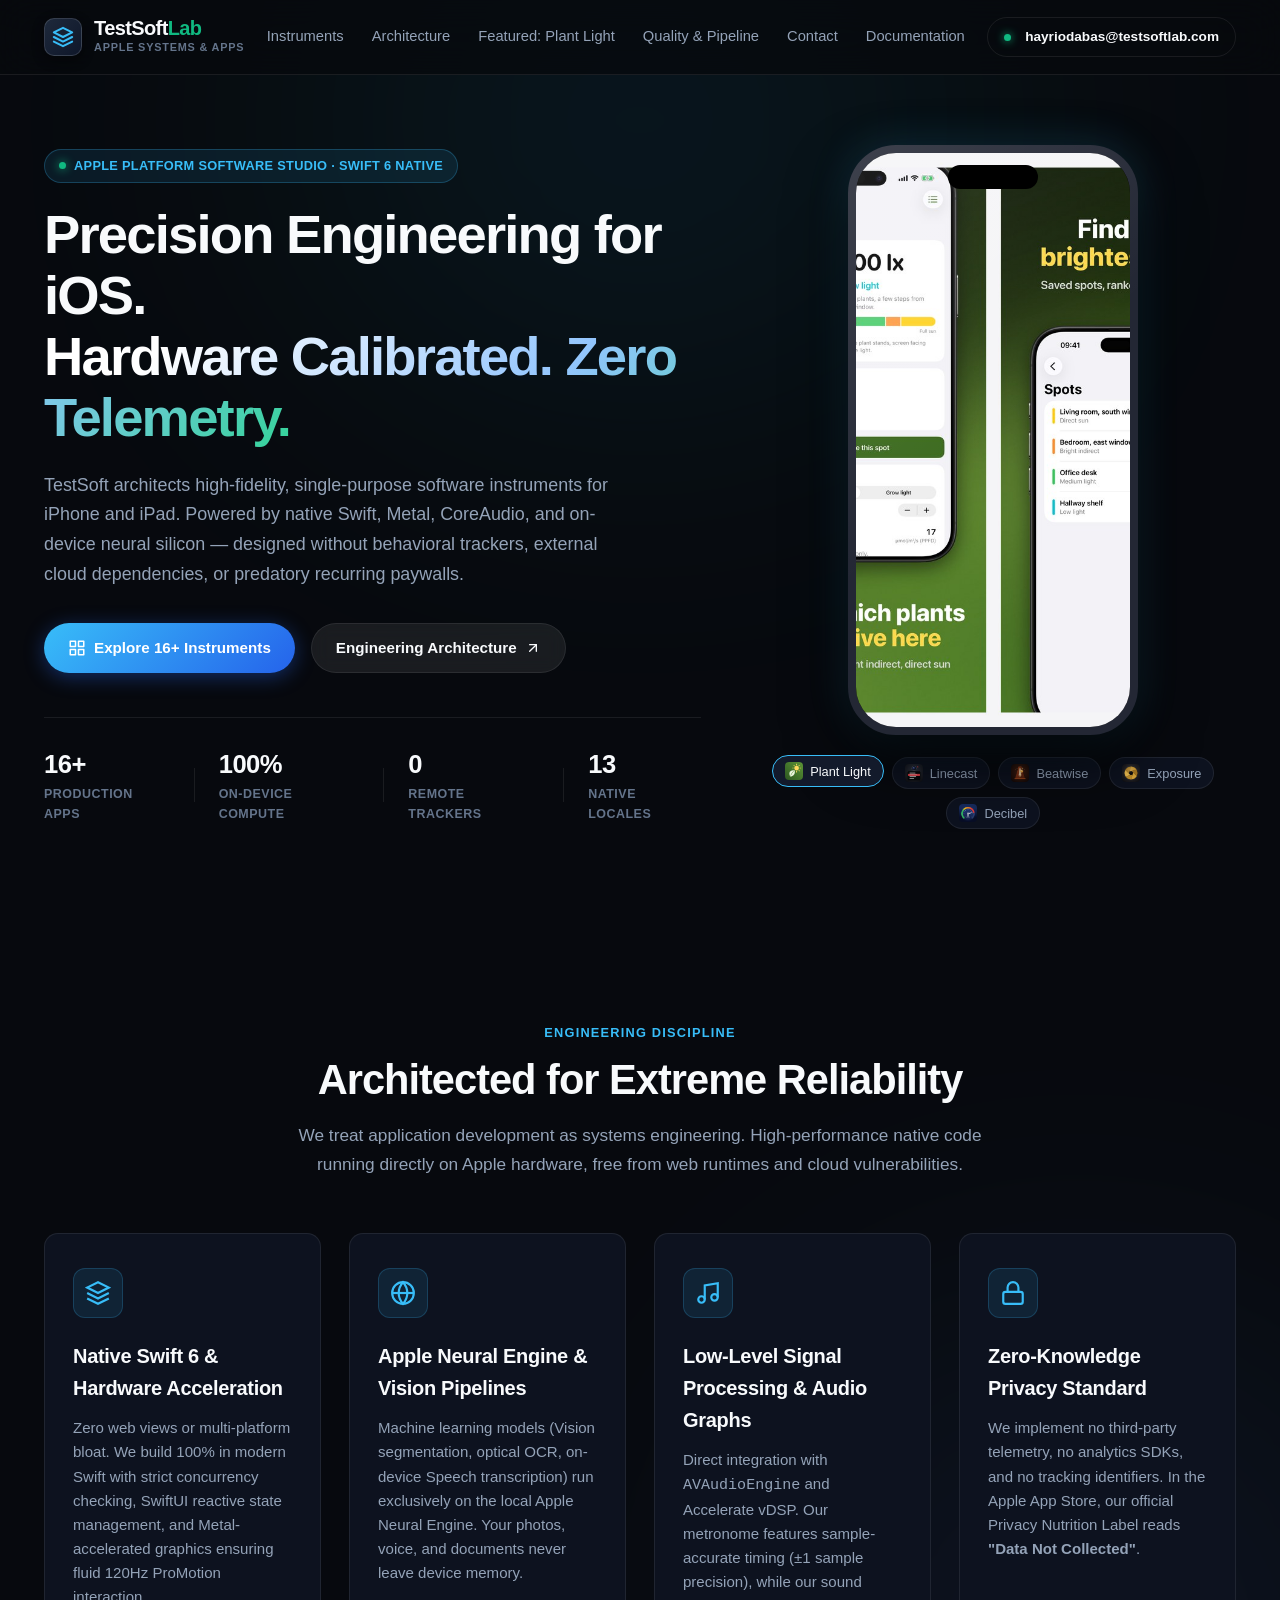
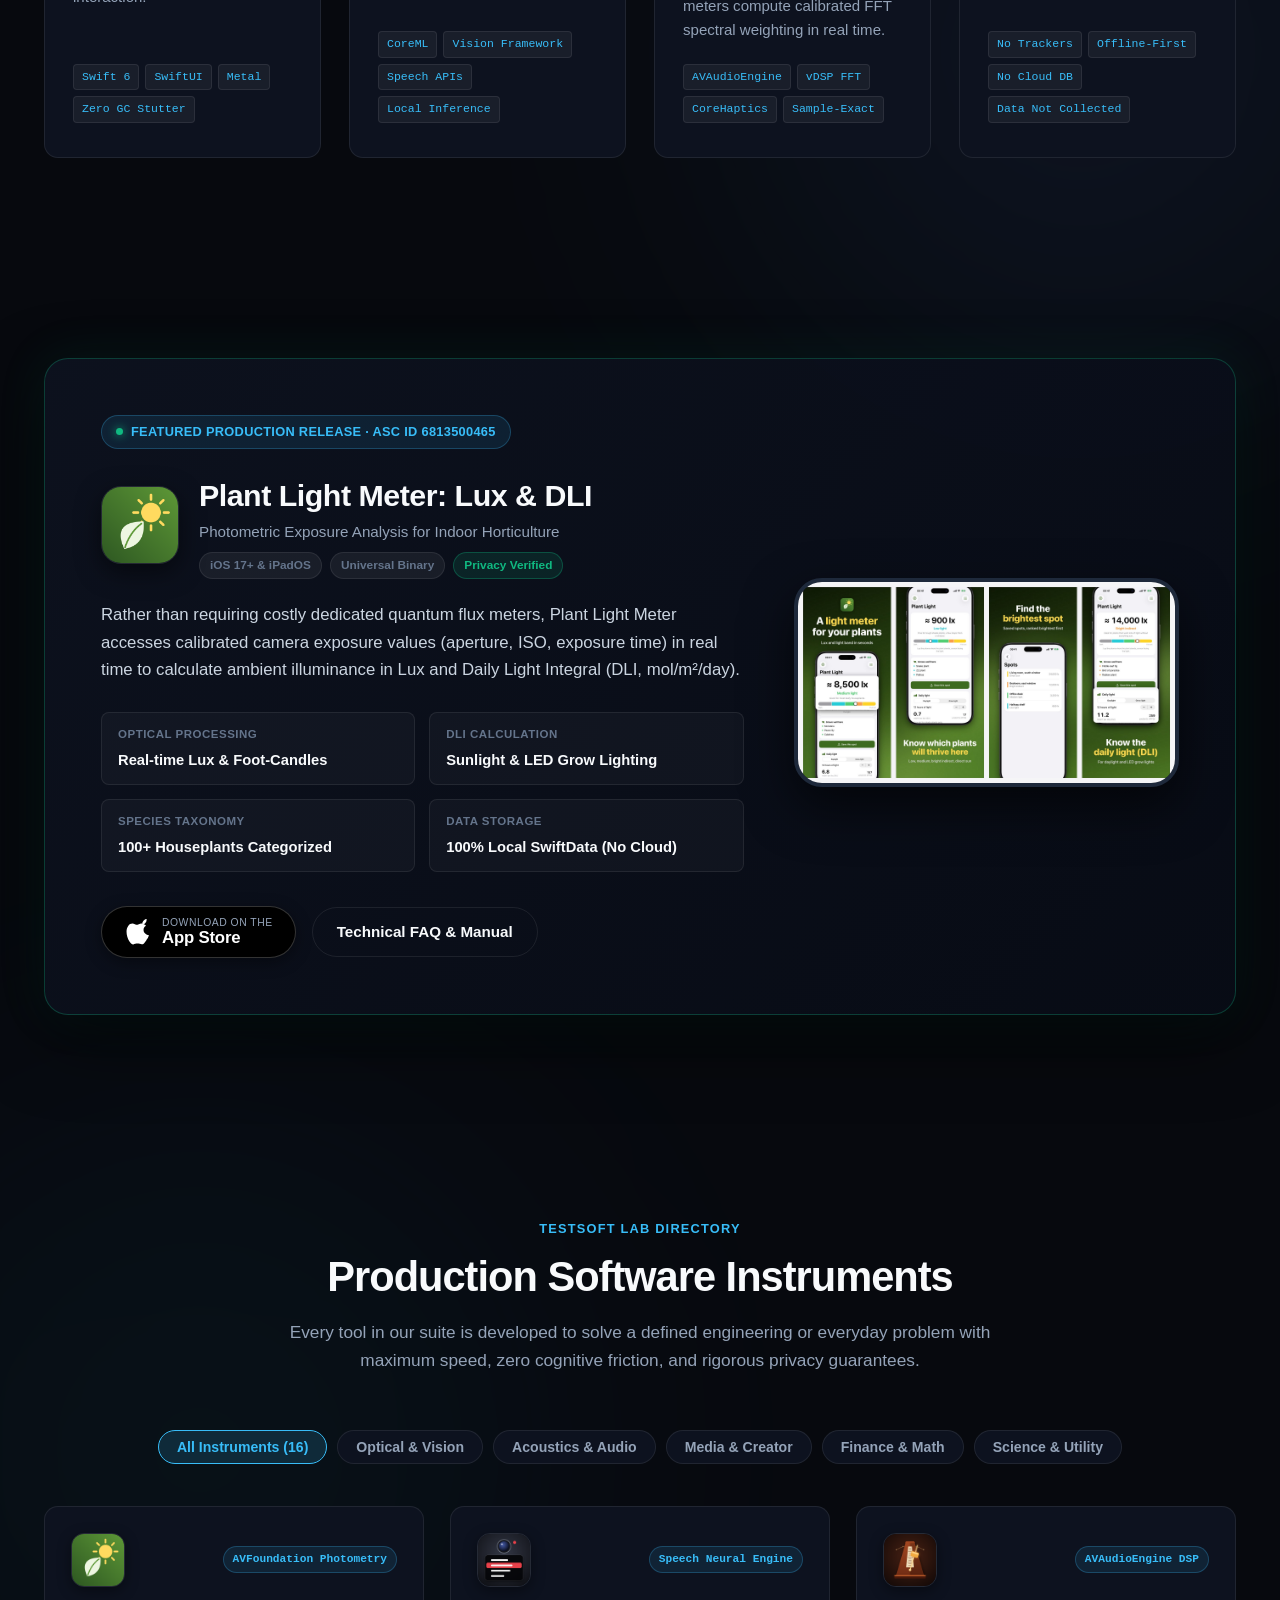
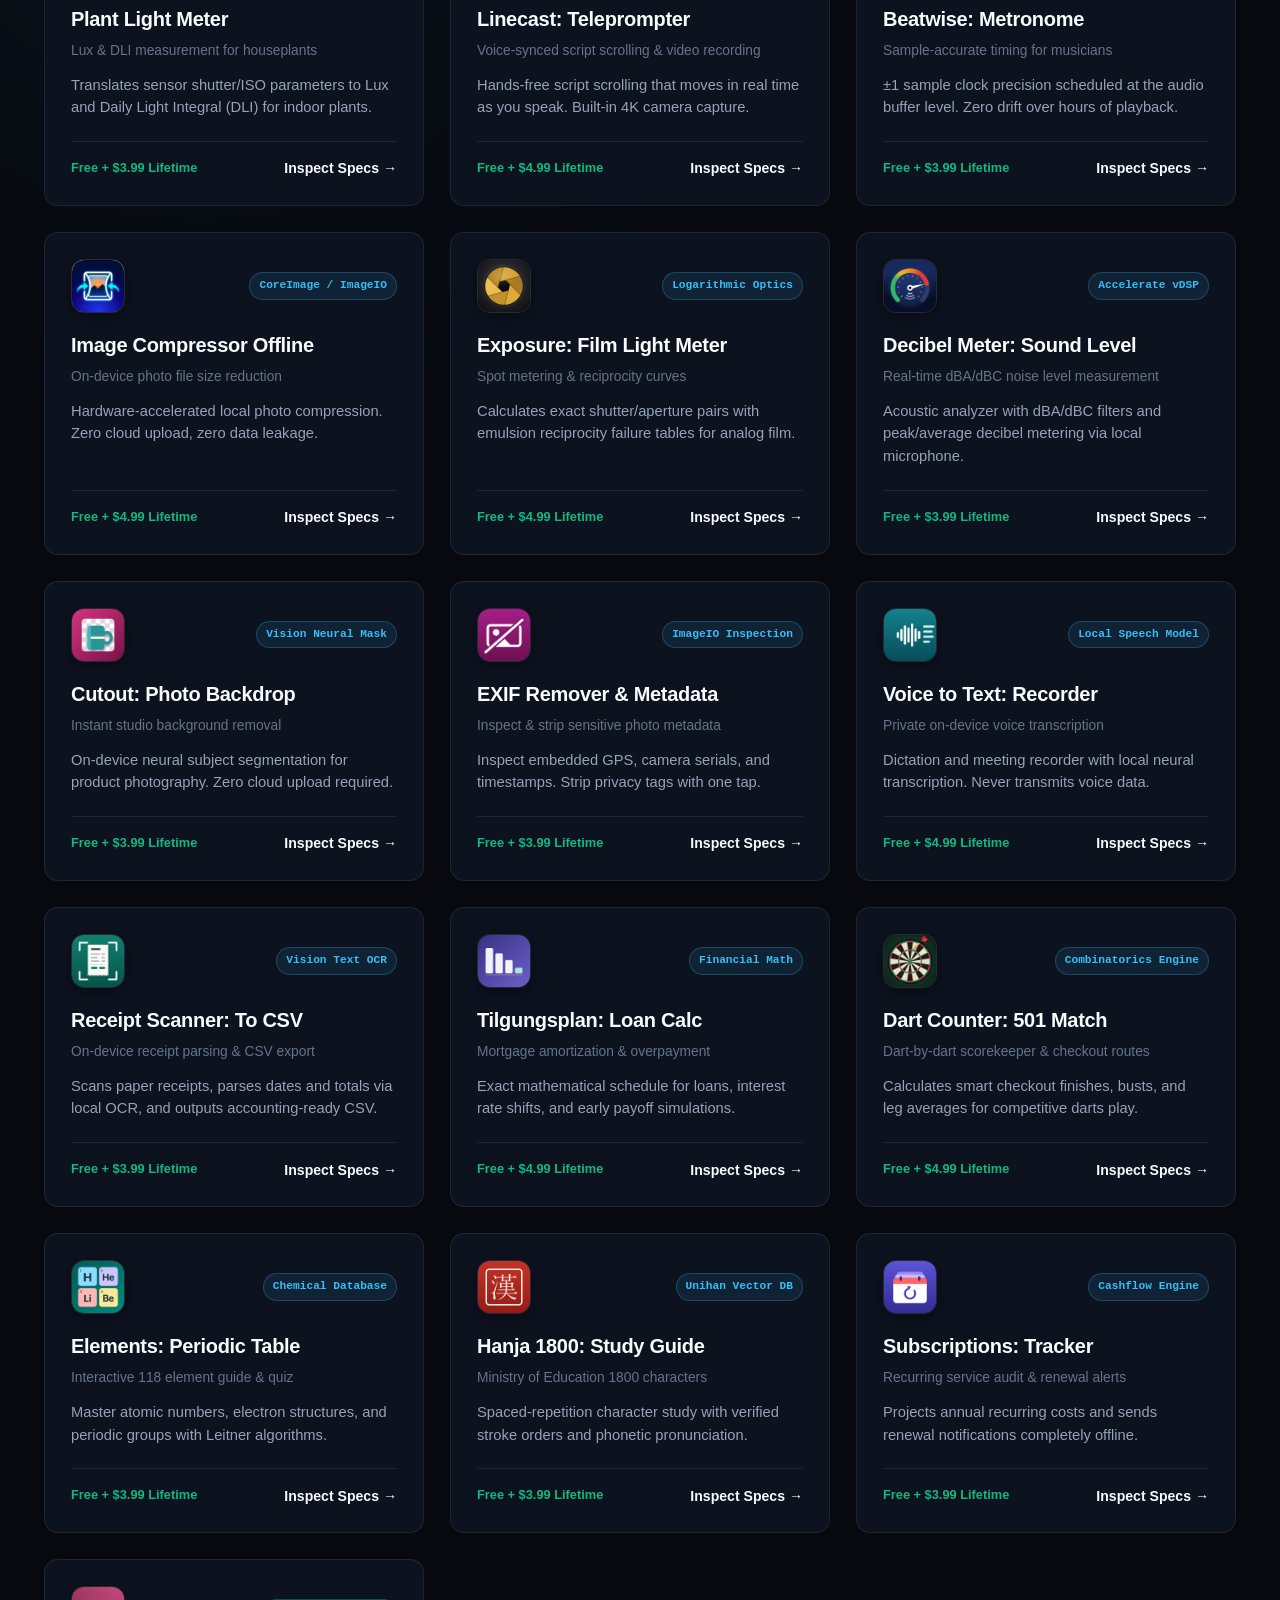
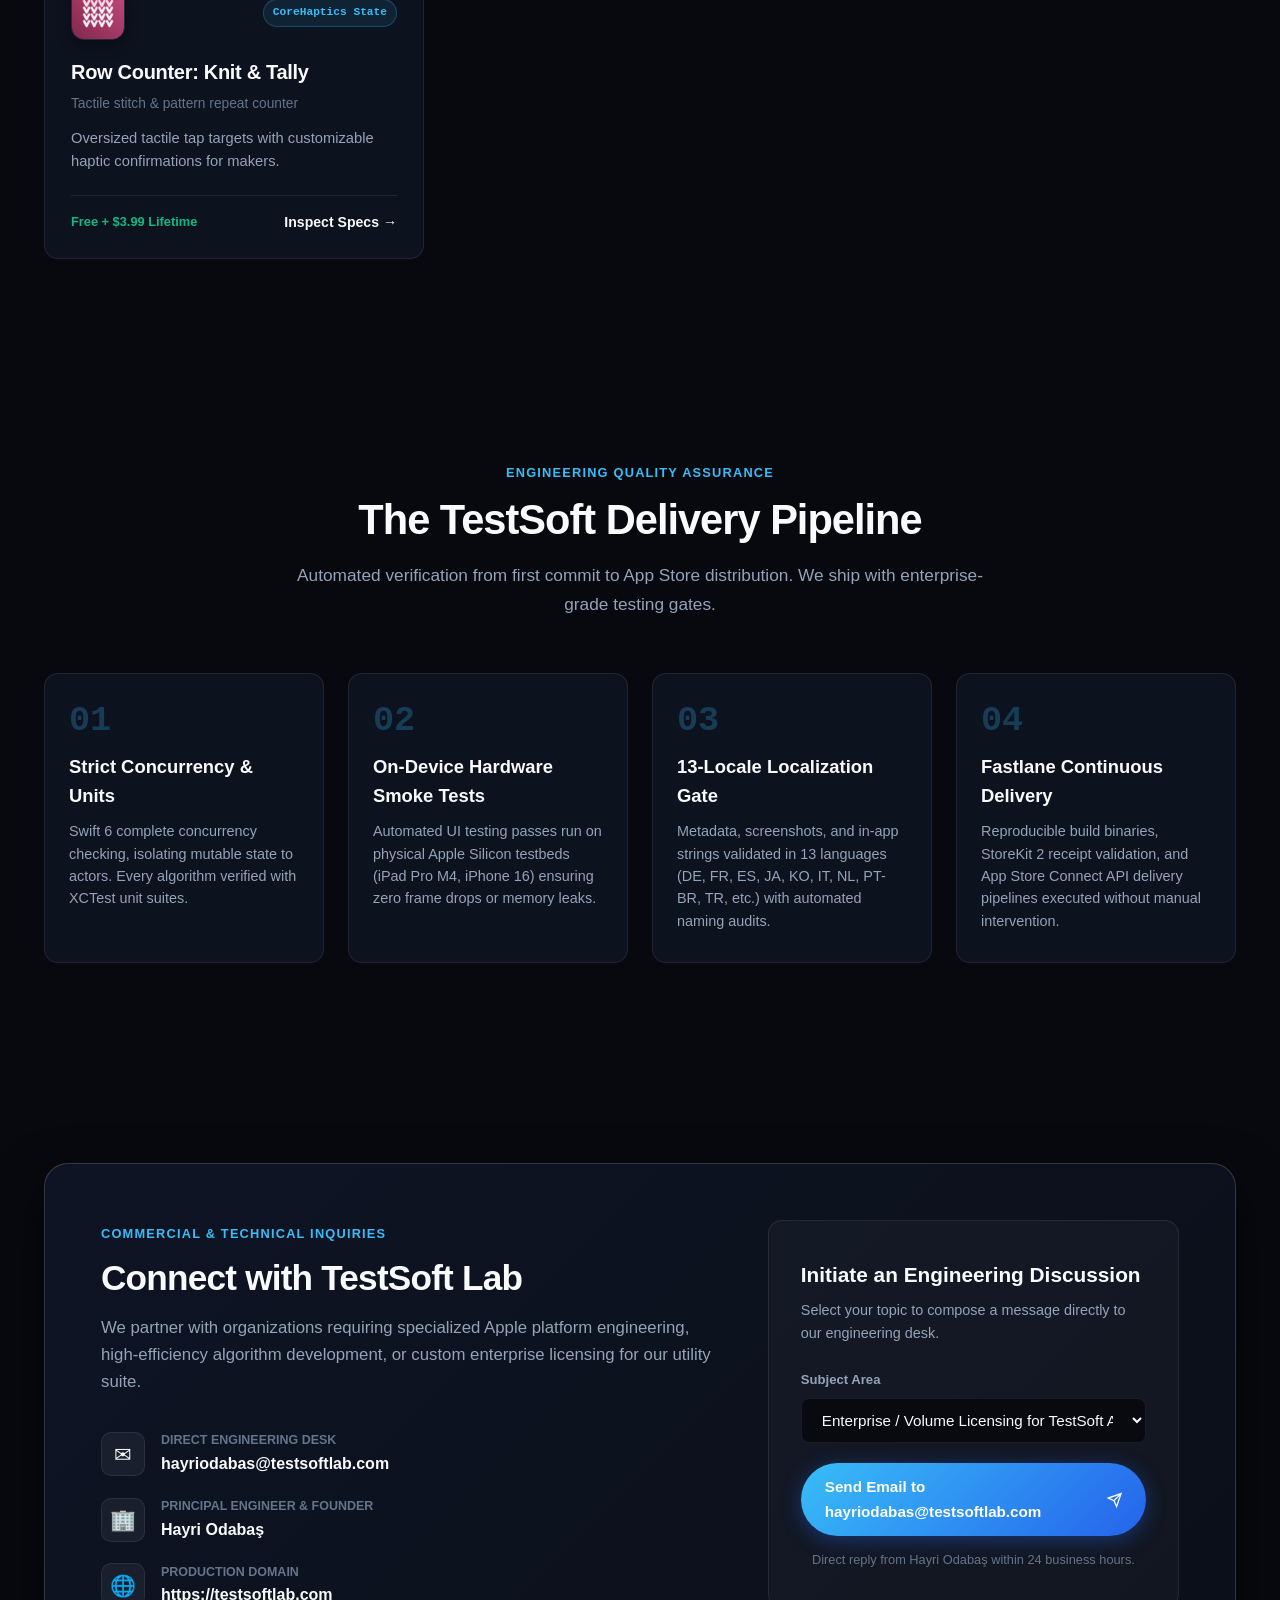
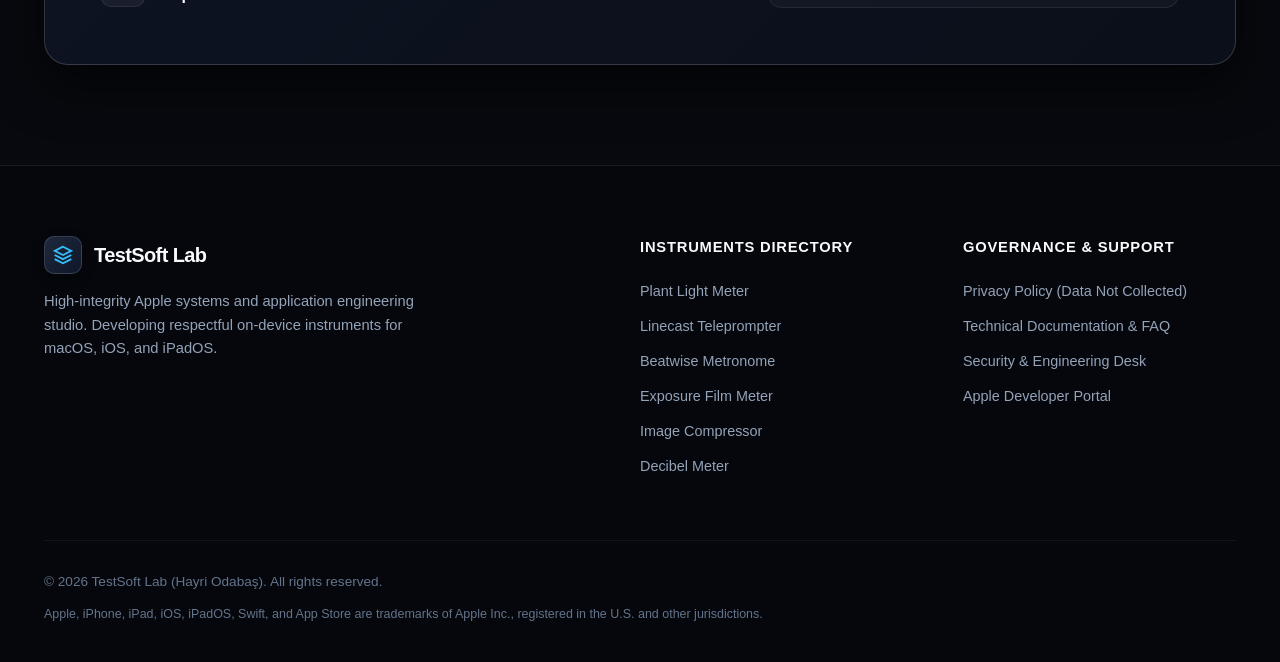
<file: index.html>
<!doctype html>
<html lang="en">
<head>
  <meta charset="utf-8">
  <meta name="viewport" content="width=device-width, initial-scale=1">
  <title>TestSoft Lab — Native iOS Systems &amp; Application Engineering</title>
  <meta name="description" content="TestSoft designs and engineers high-precision, privacy-first native software for Apple platforms. Powered by Swift 6, CoreAudio, Metal, and on-device Neural Engine.">
  <meta name="theme-color" content="#07090e">
  
  <!-- Open Graph / Meta Cards -->
  <meta property="og:type" content="website">
  <meta property="og:url" content="https://testsoftlab.com/">
  <meta property="og:title" content="TestSoft Lab — Native iOS Application Engineering">
  <meta property="og:description" content="Precision instruments for iPhone and iPad. Hardware-calibrated performance, zero telemetry, no subscriptions.">
  <meta property="og:image" content="assets/images/screenshot-plantlight.jpg">

  <link rel="stylesheet" href="assets/css/style.css">
  <link rel="icon" type="image/png" href="assets/images/icon-plantlight.png">
</head>
<body>

  <!-- Ambient Lighting Effects -->
  <div class="ambient-glow glow-top"></div>
  <div class="ambient-glow glow-mid"></div>
  <div class="ambient-glow glow-bottom"></div>

  <!-- Navigation -->
  <header class="navbar" id="navbar">
    <div class="container nav-content">
      <a href="#hero" class="brand">
        <div class="brand-icon">
          <svg width="22" height="22" viewBox="0 0 24 24" fill="none" stroke="currentColor" stroke-width="2.2" stroke-linecap="round" stroke-linejoin="round">
            <path d="M12 2L2 7l10 5 10-5-10-5zM2 17l10 5 10-5M2 12l10 5 10-5"></path>
          </svg>
        </div>
        <div class="brand-text-group">
          <span class="brand-name">TestSoft<span class="brand-dot">Lab</span></span>
          <span class="brand-sub">Apple Systems &amp; Apps</span>
        </div>
      </a>

      <nav class="nav-links">
        <a href="#portfolio">Instruments</a>
        <a href="#engineering">Architecture</a>
        <a href="#flagship">Featured: Plant Light</a>
        <a href="#standards">Quality &amp; Pipeline</a>
        <a href="#contact">Contact</a>
        <a href="support.html">Documentation</a>
      </nav>

      <div class="nav-action">
        <a href="mailto:hayriodabas@testsoftlab.com" class="btn btn-sm btn-outline">
          <span class="dot-live"></span>
          <span>hayriodabas@testsoftlab.com</span>
        </a>
      </div>
    </div>
  </header>

  <!-- Hero Section -->
  <section class="hero" id="hero">
    <div class="container hero-container">
      <div class="hero-text">
        <div class="badge-pill">
          <span class="badge-indicator"></span>
          <span>Apple Platform Software Studio · Swift 6 Native</span>
        </div>
        
        <h1 class="hero-title">
          Precision Engineering for iOS.<br>
          <span class="gradient-text">Hardware Calibrated. Zero Telemetry.</span>
        </h1>
        
        <p class="hero-subtitle">
          TestSoft architects high-fidelity, single-purpose software instruments for iPhone and iPad. Powered by native Swift, Metal, CoreAudio, and on-device neural silicon — designed without behavioral trackers, external cloud dependencies, or predatory recurring paywalls.
        </p>

        <div class="hero-cta-group">
          <a href="#portfolio" class="btn btn-primary">
            <svg width="18" height="18" viewBox="0 0 24 24" fill="none" stroke="currentColor" stroke-width="2" stroke-linecap="round" stroke-linejoin="round">
              <rect x="3" y="3" width="7" height="7"></rect>
              <rect x="14" y="3" width="7" height="7"></rect>
              <rect x="14" y="14" width="7" height="7"></rect>
              <rect x="3" y="14" width="7" height="7"></rect>
            </svg>
            <span>Explore 16+ Instruments</span>
          </a>
          <a href="#engineering" class="btn btn-secondary">
            <span>Engineering Architecture</span>
            <svg width="16" height="16" viewBox="0 0 24 24" fill="none" stroke="currentColor" stroke-width="2" stroke-linecap="round" stroke-linejoin="round">
              <line x1="7" y1="17" x2="17" y2="7"></line>
              <polyline points="7 7 17 7 17 17"></polyline>
            </svg>
          </a>
        </div>

        <!-- Metrics Grid -->
        <div class="hero-stats">
          <div class="stat-item">
            <span class="stat-number">16+</span>
            <span class="stat-label">Production Apps</span>
          </div>
          <div class="stat-divider"></div>
          <div class="stat-item">
            <span class="stat-number">100%</span>
            <span class="stat-label">On-Device Compute</span>
          </div>
          <div class="stat-divider"></div>
          <div class="stat-item">
            <span class="stat-number">0</span>
            <span class="stat-label">Remote Trackers</span>
          </div>
          <div class="stat-divider"></div>
          <div class="stat-item">
            <span class="stat-number">13</span>
            <span class="stat-label">Native Locales</span>
          </div>
        </div>
      </div>

      <!-- Hero Interactive Device Preview -->
      <div class="hero-visual">
        <div class="phone-frame-wrapper">
          <div class="phone-frame">
            <div class="phone-dynamic-island"></div>
            <div class="phone-screen">
              <img id="hero-screen-img" src="assets/images/screenshot-plantlight.jpg" alt="TestSoft Application Preview" class="screen-preview active">
            </div>
          </div>
          <div class="device-reflection"></div>
        </div>

        <!-- Interactive Switcher -->
        <div class="interactive-preview-chips">
          <button class="preview-chip active" data-img="assets/images/screenshot-plantlight.jpg" data-name="Plant Light Meter" data-tag="Photometric Sensor">
            <img src="assets/images/icon-plantlight.png" alt="" width="18" height="18">
            <span>Plant Light</span>
          </button>
          <button class="preview-chip" data-img="assets/images/screenshot-linecast.jpg" data-name="Linecast Teleprompter" data-tag="Speech Recognition">
            <img src="assets/images/icon-linecast.png" alt="" width="18" height="18">
            <span>Linecast</span>
          </button>
          <button class="preview-chip" data-img="assets/images/screenshot-beatwise.jpg" data-name="Beatwise Metronome" data-tag="AVAudioEngine">
            <img src="assets/images/icon-beatwise.png" alt="" width="18" height="18">
            <span>Beatwise</span>
          </button>
          <button class="preview-chip" data-img="assets/images/screenshot-exposure.jpg" data-name="Exposure Meter" data-tag="Film Photometry">
            <img src="assets/images/icon-exposure.png" alt="" width="18" height="18">
            <span>Exposure</span>
          </button>
          <button class="preview-chip" data-img="assets/images/screenshot-decibel.jpg" data-name="Decibel Meter" data-tag="vDSP Acoustics">
            <img src="assets/images/icon-decibel.png" alt="" width="18" height="18">
            <span>Decibel</span>
          </button>
        </div>
      </div>
    </div>
  </section>

  <!-- Architectural Pillars / Engineering Foundations -->
  <section class="section engineering-section" id="engineering">
    <div class="container">
      <div class="section-header">
        <div class="section-tag">Engineering Discipline</div>
        <h2 class="section-title">Architected for Extreme Reliability</h2>
        <p class="section-desc">
          We treat application development as systems engineering. High-performance native code running directly on Apple hardware, free from web runtimes and cloud vulnerabilities.
        </p>
      </div>

      <div class="tech-grid">
        <div class="tech-card">
          <div class="tech-icon-box">
            <svg width="26" height="26" viewBox="0 0 24 24" fill="none" stroke="currentColor" stroke-width="2">
              <polygon points="12 2 2 7 12 12 22 7 12 2"></polygon>
              <polyline points="2 17 12 22 22 17"></polyline>
              <polyline points="2 12 12 17 22 12"></polyline>
            </svg>
          </div>
          <h3>Native Swift 6 &amp; Hardware Acceleration</h3>
          <p>
            Zero web views or multi-platform bloat. We build 100% in modern Swift with strict concurrency checking, SwiftUI reactive state management, and Metal-accelerated graphics ensuring fluid 120Hz ProMotion interaction.
          </p>
          <div class="tech-tags">
            <span>Swift 6</span>
            <span>SwiftUI</span>
            <span>Metal</span>
            <span>Zero GC Stutter</span>
          </div>
        </div>

        <div class="tech-card">
          <div class="tech-icon-box">
            <svg width="26" height="26" viewBox="0 0 24 24" fill="none" stroke="currentColor" stroke-width="2">
              <circle cx="12" cy="12" r="10"></circle>
              <line x1="2" y1="12" x2="22" y2="12"></line>
              <path d="M12 2a15.3 15.3 0 0 1 4 10 15.3 15.3 0 0 1-4 10 15.3 15.3 0 0 1-4-10 15.3 15.3 0 0 1 4-10z"></path>
            </svg>
          </div>
          <h3>Apple Neural Engine &amp; Vision Pipelines</h3>
          <p>
            Machine learning models (Vision segmentation, optical OCR, on-device Speech transcription) run exclusively on the local Apple Neural Engine. Your photos, voice, and documents never leave device memory.
          </p>
          <div class="tech-tags">
            <span>CoreML</span>
            <span>Vision Framework</span>
            <span>Speech APIs</span>
            <span>Local Inference</span>
          </div>
        </div>

        <div class="tech-card">
          <div class="tech-icon-box">
            <svg width="26" height="26" viewBox="0 0 24 24" fill="none" stroke="currentColor" stroke-width="2">
              <path d="M9 18V5l12-2v13"></path>
              <circle cx="6" cy="18" r="3"></circle>
              <circle cx="18" cy="16" r="3"></circle>
            </svg>
          </div>
          <h3>Low-Level Signal Processing &amp; Audio Graphs</h3>
          <p>
            Direct integration with <code>AVAudioEngine</code> and Accelerate vDSP. Our metronome features sample-accurate timing (±1 sample precision), while our sound meters compute calibrated FFT spectral weighting in real time.
          </p>
          <div class="tech-tags">
            <span>AVAudioEngine</span>
            <span>vDSP FFT</span>
            <span>CoreHaptics</span>
            <span>Sample-Exact</span>
          </div>
        </div>

        <div class="tech-card">
          <div class="tech-icon-box">
            <svg width="26" height="26" viewBox="0 0 24 24" fill="none" stroke="currentColor" stroke-width="2">
              <rect x="3" y="11" width="18" height="11" rx="2" ry="2"></rect>
              <path d="M7 11V7a5 5 0 0 1 10 0v4"></path>
            </svg>
          </div>
          <h3>Zero-Knowledge Privacy Standard</h3>
          <p>
            We implement no third-party telemetry, no analytics SDKs, and no tracking identifiers. In the Apple App Store, our official Privacy Nutrition Label reads <strong>"Data Not Collected"</strong>.
          </p>
          <div class="tech-tags">
            <span>No Trackers</span>
            <span>Offline-First</span>
            <span>No Cloud DB</span>
            <span>Data Not Collected</span>
          </div>
        </div>
      </div>
    </div>
  </section>

  <!-- Spotlight Flagship: Plant Light Meter (6813500465) -->
  <section class="section flagship-section" id="flagship">
    <div class="container">
      <div class="spotlight-card">
        <div class="spotlight-content">
          <div class="badge-pill">
            <span class="badge-indicator"></span>
            <span>Featured Production Release · ASC ID 6813500465</span>
          </div>
          
          <div class="app-identity">
            <img src="assets/images/icon-plantlight.png" alt="Plant Light Meter Icon" class="app-icon-large">
            <div>
              <h2 class="app-title-featured">Plant Light Meter: Lux &amp; DLI</h2>
              <p class="app-subtitle-featured">Photometric Exposure Analysis for Indoor Horticulture</p>
              <div class="app-meta-tags">
                <span class="meta-tag">iOS 17+ &amp; iPadOS</span>
                <span class="meta-tag">Universal Binary</span>
                <span class="meta-tag highlight">Privacy Verified</span>
              </div>
            </div>
          </div>

          <p class="spotlight-narrative">
            Rather than requiring costly dedicated quantum flux meters, Plant Light Meter accesses calibrated camera exposure values (aperture, ISO, exposure time) in real time to calculate ambient illuminance in Lux and Daily Light Integral (DLI, mol/m²/day).
          </p>

          <div class="spec-matrix">
            <div class="spec-box">
              <span class="spec-label">Optical Processing</span>
              <span class="spec-val">Real-time Lux &amp; Foot-Candles</span>
            </div>
            <div class="spec-box">
              <span class="spec-label">DLI Calculation</span>
              <span class="spec-val">Sunlight &amp; LED Grow Lighting</span>
            </div>
            <div class="spec-box">
              <span class="spec-label">Species Taxonomy</span>
              <span class="spec-val">100+ Houseplants Categorized</span>
            </div>
            <div class="spec-box">
              <span class="spec-label">Data Storage</span>
              <span class="spec-val">100% Local SwiftData (No Cloud)</span>
            </div>
          </div>

          <div class="spotlight-actions">
            <a href="https://apps.apple.com/app/id6813500465" target="_blank" rel="noopener" class="app-store-badge">
              <svg viewBox="0 0 170 170" width="26" height="26" fill="currentColor">
                <path d="M150.37 130.25c-2.45 5.66-5.35 10.87-8.71 15.66-4.58 6.53-8.33 11.05-11.22 13.56-4.48 4.12-9.28 6.23-14.42 6.35-3.69 0-8.14-1.05-13.32-3.18-5.19-2.12-9.97-3.17-14.34-3.17-4.58 0-9.49 1.05-14.75 3.17-5.26 2.13-9.5 3.24-12.74 3.35-4.35.13-9.16-1.9-14.42-6.08-3.7-3.03-7.61-7.79-11.73-14.28-5.46-8.59-9.84-18.49-13.14-29.7-3.3-11.21-4.96-22.18-4.96-32.92 0-14.73 3.65-27.18 10.95-37.34 7.3-10.16 16.59-15.34 27.87-15.54 4.58 0 9.87 1.25 15.87 3.75 6 2.5 10.23 3.75 12.69 3.75 2.01 0 6.33-1.3 12.95-3.9 6.62-2.6 12.18-3.79 16.68-3.56 12.44.62 22.48 5.48 30.12 14.58-10.88 6.57-16.21 15.75-15.99 27.53.22 9.17 3.76 16.94 10.63 23.32 6.87 6.38 15.11 10.02 24.72 10.91-2.24 6.74-4.8 13.31-7.68 19.71zM119.22 33.15c0-7.3 2.66-14.33 7.98-21.09 5.32-6.76 12.04-11.23 20.16-13.41.45 2.12.68 4.19.68 6.21 0 7.3-2.73 14.27-8.19 20.91-5.46 6.64-12.28 11.02-20.46 13.14-.11-1.9-.17-3.82-.17-5.76z"/>
              </svg>
              <div class="badge-text">
                <span class="badge-sup">Download on the</span>
                <span class="badge-sub">App Store</span>
              </div>
            </a>
            <a href="support.html#plantlight" class="btn btn-outline">
              <span>Technical FAQ &amp; Manual</span>
            </a>
          </div>
        </div>

        <div class="spotlight-visual">
          <div class="spotlight-frame">
            <img src="assets/images/screenshot-plantlight.jpg" alt="Plant Light Meter Screenshot" class="spotlight-image">
          </div>
        </div>
      </div>
    </div>
  </section>

  <!-- Complete Software Portfolio Grid -->
  <section class="section portfolio-section" id="portfolio">
    <div class="container">
      <div class="section-header">
        <div class="section-tag">TestSoft Lab Directory</div>
        <h2 class="section-title">Production Software Instruments</h2>
        <p class="section-desc">
          Every tool in our suite is developed to solve a defined engineering or everyday problem with maximum speed, zero cognitive friction, and rigorous privacy guarantees.
        </p>
      </div>

      <!-- Domain Filter Tabs -->
      <div class="filter-tabs">
        <button class="filter-btn active" data-filter="all">All Instruments (16)</button>
        <button class="filter-btn" data-filter="optical">Optical &amp; Vision</button>
        <button class="filter-btn" data-filter="audio">Acoustics &amp; Audio</button>
        <button class="filter-btn" data-filter="media">Media &amp; Creator</button>
        <button class="filter-btn" data-filter="finance">Finance &amp; Math</button>
        <button class="filter-btn" data-filter="study">Science &amp; Utility</button>
      </div>

      <!-- Apps Grid (16 Production Instruments) -->
      <div class="apps-grid" id="apps-grid">

        <!-- 1. Plant Light Meter -->
        <div class="app-card" data-category="optical" data-appid="6813500465"
             data-name="Plant Light Meter" data-tagline="Lux &amp; DLI measurement for houseplants"
             data-tech="AVFoundation Photometry · SwiftData" data-price="Free + $3.99 Lifetime"
             data-img="assets/images/screenshot-plantlight.jpg" data-icon="assets/images/icon-plantlight.png"
             data-desc="Real-time optical exposure measurement translating camera sensor flux to Lux and Daily Light Integral (DLI). Matches readings with 100+ plant care profiles. Zero photos stored.">
          <div class="app-card-header">
            <img src="assets/images/icon-plantlight.png" alt="Plant Light Meter" class="app-card-icon">
            <span class="subsystem-badge">AVFoundation Photometry</span>
          </div>
          <h3 class="app-card-title">Plant Light Meter</h3>
          <p class="app-card-tagline">Lux &amp; DLI measurement for houseplants</p>
          <p class="app-card-desc">
            Translates sensor shutter/ISO parameters to Lux and Daily Light Integral (DLI) for indoor plants.
          </p>
          <div class="app-card-footer">
            <span class="price-pill">Free + $3.99 Lifetime</span>
            <button class="btn-inspect">Inspect Specs →</button>
          </div>
        </div>

        <!-- 2. Linecast Teleprompter -->
        <div class="app-card" data-category="media" data-appid="6818072503"
             data-name="Linecast: Teleprompter" data-tagline="Acoustic voice-synced script scrolling"
             data-tech="Apple Speech Neural Engine · 4K 60FPS Video" data-price="Free + $4.99 Lifetime"
             data-img="assets/images/screenshot-linecast.jpg" data-icon="assets/images/icon-linecast.png"
             data-desc="Automated script pacing driven by on-device neural speech recognition. Tracks speaker cadence without remotes, pedals, or preset timers. Video recorded in native 4K with Swift 6 actor isolation.">
          <div class="app-card-header">
            <img src="assets/images/icon-linecast.png" alt="Linecast Teleprompter" class="app-card-icon">
            <span class="subsystem-badge">Speech Neural Engine</span>
          </div>
          <h3 class="app-card-title">Linecast: Teleprompter</h3>
          <p class="app-card-tagline">Voice-synced script scrolling &amp; video recording</p>
          <p class="app-card-desc">
            Hands-free script scrolling that moves in real time as you speak. Built-in 4K camera capture.
          </p>
          <div class="app-card-footer">
            <span class="price-pill">Free + $4.99 Lifetime</span>
            <button class="btn-inspect">Inspect Specs →</button>
          </div>
        </div>

        <!-- 3. Beatwise Metronome -->
        <div class="app-card" data-category="audio" data-appid="6818116292"
             data-name="Beatwise: Metronome" data-tagline="Sample-accurate timing engine for musicians"
             data-tech="AVAudioEngine · Sample-Exact Scheduling" data-price="Free + $3.99 Lifetime"
             data-img="assets/images/screenshot-beatwise.jpg" data-icon="assets/images/icon-beatwise.png"
             data-desc="Engineered directly on low-level AVAudioEngine buffers with ±1 sample clock precision. Completely avoids timer thread jitter. Polyrhythm generators and CoreHaptics tactile clicks.">
          <div class="app-card-header">
            <img src="assets/images/icon-beatwise.png" alt="Beatwise Metronome" class="app-card-icon">
            <span class="subsystem-badge">AVAudioEngine DSP</span>
          </div>
          <h3 class="app-card-title">Beatwise: Metronome</h3>
          <p class="app-card-tagline">Sample-accurate timing for musicians</p>
          <p class="app-card-desc">
            ±1 sample clock precision scheduled at the audio buffer level. Zero drift over hours of playback.
          </p>
          <div class="app-card-footer">
            <span class="price-pill">Free + $3.99 Lifetime</span>
            <button class="btn-inspect">Inspect Specs →</button>
          </div>
        </div>

        <!-- 4. Image Compressor Offline -->
        <div class="app-card" data-category="media" data-appid="6809712699"
             data-name="Image Compressor Offline" data-tagline="High-throughput on-device image encoding"
             data-tech="CoreImage · ImageIO Hardware Decoders" data-price="Free + $4.99 Lifetime"
             data-img="assets/images/screenshot-imagecompressor.jpg" data-icon="assets/images/icon-imagecompressor.png"
             data-desc="Lossless and visually-lossless photo compression reducing payload by up to 90%. Streaming chunk processing guarantees memory safety even with 48MP ProRAW photos. Works 100% in Airplane Mode.">
          <div class="app-card-header">
            <img src="assets/images/icon-imagecompressor.png" alt="Image Compressor" class="app-card-icon">
            <span class="subsystem-badge">CoreImage / ImageIO</span>
          </div>
          <h3 class="app-card-title">Image Compressor Offline</h3>
          <p class="app-card-tagline">On-device photo file size reduction</p>
          <p class="app-card-desc">
            Hardware-accelerated local photo compression. Zero cloud upload, zero data leakage.
          </p>
          <div class="app-card-footer">
            <span class="price-pill">Free + $4.99 Lifetime</span>
            <button class="btn-inspect">Inspect Specs →</button>
          </div>
        </div>

        <!-- 5. Exposure: Film Light Meter -->
        <div class="app-card" data-category="optical" data-appid="6817941289"
             data-name="Exposure: Film Light Meter" data-tagline="Photometric analog film exposure computer"
             data-tech="AVFoundation Bias · Reciprocity Curve Solvers" data-price="Free + $4.99 Lifetime"
             data-img="assets/images/screenshot-exposure.jpg" data-icon="assets/images/icon-exposure.png"
             data-desc="Precision spot and ambient metering for 35mm and medium format film photographers. Features calibrated Schwarzschild reciprocity failure compensation curves for Ilford and Kodak emulsions.">
          <div class="app-card-header">
            <img src="assets/images/icon-exposure.png" alt="Exposure Meter" class="app-card-icon">
            <span class="subsystem-badge">Logarithmic Optics</span>
          </div>
          <h3 class="app-card-title">Exposure: Film Light Meter</h3>
          <p class="app-card-tagline">Spot metering &amp; reciprocity curves</p>
          <p class="app-card-desc">
            Calculates exact shutter/aperture pairs with emulsion reciprocity failure tables for analog film.
          </p>
          <div class="app-card-footer">
            <span class="price-pill">Free + $4.99 Lifetime</span>
            <button class="btn-inspect">Inspect Specs →</button>
          </div>
        </div>

        <!-- 6. Decibel Meter -->
        <div class="app-card" data-category="audio" data-appid="6815980284"
             data-name="Decibel Meter - Sound Level" data-tagline="Real-time acoustic SPL &amp; FFT spectrum analyzer"
             data-tech="vDSP Accelerate · dBA/dBC Weighting" data-price="Free + $3.99 Lifetime"
             data-img="assets/images/screenshot-decibel.jpg" data-icon="assets/images/icon-decibel.png"
             data-desc="Digital acoustical analyzer measuring Sound Pressure Level (SPL) with standard dBA and dBC weighting curves. Real-time fast Fourier transform (FFT) powered by Apple Accelerate framework.">
          <div class="app-card-header">
            <img src="assets/images/icon-decibel.png" alt="Decibel Meter" class="app-card-icon">
            <span class="subsystem-badge">Accelerate vDSP</span>
          </div>
          <h3 class="app-card-title">Decibel Meter: Sound Level</h3>
          <p class="app-card-tagline">Real-time dBA/dBC noise level measurement</p>
          <p class="app-card-desc">
            Acoustic analyzer with dBA/dBC filters and peak/average decibel metering via local microphone.
          </p>
          <div class="app-card-footer">
            <span class="price-pill">Free + $3.99 Lifetime</span>
            <button class="btn-inspect">Inspect Specs →</button>
          </div>
        </div>

        <!-- 7. Cutout: Product Photo Backdrop -->
        <div class="app-card" data-category="optical media" data-appid="6817633508"
             data-name="Cutout: Backdrop Studio" data-tagline="On-device neural subject segmentation"
             data-tech="Vision Foreground Instance Mask · CoreML" data-price="Free + $3.99 Lifetime"
             data-img="assets/images/screenshot-cutout.jpg" data-icon="assets/images/icon-cutout.png"
             data-desc="High-precision foreground segmentation for ecommerce products and portraits. Uses Apple's Neural Engine to isolate edges cleanly down to the sub-pixel level in under 150ms.">
          <div class="app-card-header">
            <img src="assets/images/icon-cutout.png" alt="Cutout" class="app-card-icon">
            <span class="subsystem-badge">Vision Neural Mask</span>
          </div>
          <h3 class="app-card-title">Cutout: Photo Backdrop</h3>
          <p class="app-card-tagline">Instant studio background removal</p>
          <p class="app-card-desc">
            On-device neural subject segmentation for product photography. Zero cloud upload required.
          </p>
          <div class="app-card-footer">
            <span class="price-pill">Free + $3.99 Lifetime</span>
            <button class="btn-inspect">Inspect Specs →</button>
          </div>
        </div>

        <!-- 8. EXIF Remover & Photo Metadata -->
        <div class="app-card" data-category="optical" data-appid="6813939647"
             data-name="EXIF Remover &amp; Metadata" data-tagline="GPS &amp; sensor metadata inspector and scrubber"
             data-tech="ImageIO CGImageSource · Zero-Leak Copy" data-price="Free + $3.99 Lifetime"
             data-img="assets/images/screenshot-exifremover.jpg" data-icon="assets/images/icon-exifremover.png"
             data-desc="Inspects full EXIF, TIFF, and GPS metadata trees embedded in photos. Strips all geolocation coordinates, serial numbers, and capture timestamps before sending to third parties.">
          <div class="app-card-header">
            <img src="assets/images/icon-exifremover.png" alt="EXIF Remover" class="app-card-icon">
            <span class="subsystem-badge">ImageIO Inspection</span>
          </div>
          <h3 class="app-card-title">EXIF Remover &amp; Metadata</h3>
          <p class="app-card-tagline">Inspect &amp; strip sensitive photo metadata</p>
          <p class="app-card-desc">
            Inspect embedded GPS, camera serials, and timestamps. Strip privacy tags with one tap.
          </p>
          <div class="app-card-footer">
            <span class="price-pill">Free + $3.99 Lifetime</span>
            <button class="btn-inspect">Inspect Specs →</button>
          </div>
        </div>

        <!-- 9. Voice to Text: On-Device Recorder -->
        <div class="app-card" data-category="audio media" data-appid="6817453669"
             data-name="Voice to Text: Recorder" data-tagline="Confidential on-device audio transcription"
             data-tech="Apple Local Speech Engine · AVFoundation" data-price="Free + $4.99 Lifetime"
             data-img="assets/images/screenshot-voicetext.jpg" data-icon="assets/images/icon-voicetext.png"
             data-desc="Voice recorder with instant speech-to-text transcript generation. Engineered for medical, legal, and confidential meetings where audio must never touch external third-party cloud servers.">
          <div class="app-card-header">
            <img src="assets/images/icon-voicetext.png" alt="Voice to Text" class="app-card-icon">
            <span class="subsystem-badge">Local Speech Model</span>
          </div>
          <h3 class="app-card-title">Voice to Text: Recorder</h3>
          <p class="app-card-tagline">Private on-device voice transcription</p>
          <p class="app-card-desc">
            Dictation and meeting recorder with local neural transcription. Never transmits voice data.
          </p>
          <div class="app-card-footer">
            <span class="price-pill">Free + $4.99 Lifetime</span>
            <button class="btn-inspect">Inspect Specs →</button>
          </div>
        </div>

        <!-- 10. Receipt Scanner: Scan to CSV -->
        <div class="app-card" data-category="finance" data-appid="6817632852"
             data-name="Receipt Scanner: Scan to CSV" data-tagline="Vision OCR expense ledger generator"
             data-tech="VNRecognizeTextRequest · Heuristic Parser" data-price="Free + $3.99 Lifetime"
             data-img="assets/images/screenshot-receipts.jpg" data-icon="assets/images/icon-receipts.png"
             data-desc="Extracts merchant names, dates, line items, and totals from paper receipts using on-device neural text recognition. Exports directly to standardized CSV for accounting.">
          <div class="app-card-header">
            <img src="assets/images/icon-receipts.png" alt="Receipt Scanner" class="app-card-icon">
            <span class="subsystem-badge">Vision Text OCR</span>
          </div>
          <h3 class="app-card-title">Receipt Scanner: To CSV</h3>
          <p class="app-card-tagline">On-device receipt parsing &amp; CSV export</p>
          <p class="app-card-desc">
            Scans paper receipts, parses dates and totals via local OCR, and outputs accounting-ready CSV.
          </p>
          <div class="app-card-footer">
            <span class="price-pill">Free + $3.99 Lifetime</span>
            <button class="btn-inspect">Inspect Specs →</button>
          </div>
        </div>

        <!-- 11. Tilgungsplan: Loan Calculator -->
        <div class="app-card" data-category="finance" data-appid="6813340450"
             data-name="Tilgungsplan: Loan Calculator" data-tagline="High-precision loan amortization modeling"
             data-tech="Decimal Arithmetic · Payoff Simulation" data-price="Free + $4.99 Lifetime"
             data-img="assets/images/screenshot-loancalculator.jpg" data-icon="assets/images/icon-loancalculator.png"
             data-desc="Financial modeling for mortgages and commercial loans. Accurately calculates interest savings from unscheduled extra payments (Sondertilgung) with exact bank-grade rounding.">
          <div class="app-card-header">
            <img src="assets/images/icon-loancalculator.png" alt="Loan Calculator" class="app-card-icon">
            <span class="subsystem-badge">Financial Math</span>
          </div>
          <h3 class="app-card-title">Tilgungsplan: Loan Calc</h3>
          <p class="app-card-tagline">Mortgage amortization &amp; overpayment</p>
          <p class="app-card-desc">
            Exact mathematical schedule for loans, interest rate shifts, and early payoff simulations.
          </p>
          <div class="app-card-footer">
            <span class="price-pill">Free + $4.99 Lifetime</span>
            <button class="btn-inspect">Inspect Specs →</button>
          </div>
        </div>

        <!-- 12. Dart Counter: 501 Scoreboard -->
        <div class="app-card" data-category="study" data-appid="6814900164"
             data-name="Dart Counter: 501 Scoreboard" data-tagline="Optimal checkout combinatorics &amp; stats"
             data-tech="Graph Checkout Search · Match Stats" data-price="Free + $4.99 Lifetime"
             data-img="assets/images/screenshot-darts.jpg" data-icon="assets/images/icon-darts.png"
             data-desc="Tournament scoreboard for 301 and 501 darts matches. Evaluates optimal multi-dart checkout combinations in real time with automatic bust prevention and live 3-dart averages.">
          <div class="app-card-header">
            <img src="assets/images/icon-darts.png" alt="Dart Counter" class="app-card-icon">
            <span class="subsystem-badge">Combinatorics Engine</span>
          </div>
          <h3 class="app-card-title">Dart Counter: 501 Match</h3>
          <p class="app-card-tagline">Dart-by-dart scorekeeper &amp; checkout routes</p>
          <p class="app-card-desc">
            Calculates smart checkout finishes, busts, and leg averages for competitive darts play.
          </p>
          <div class="app-card-footer">
            <span class="price-pill">Free + $4.99 Lifetime</span>
            <button class="btn-inspect">Inspect Specs →</button>
          </div>
        </div>

        <!-- 13. Elements: Periodic Table Quiz -->
        <div class="app-card" data-category="study" data-appid="6813200026"
             data-name="Elements: Periodic Table" data-tagline="Interactive atomic physics &amp; chemistry"
             data-tech="Vector Bohr Models · Spaced Repetition" data-price="Free + $3.99 Lifetime"
             data-img="assets/images/screenshot-periodictable.jpg" data-icon="assets/images/icon-periodictable.png"
             data-desc="Comprehensive chemical reference covering all 118 elements: atomic numbers, electron orbitals, electronegativity, and decay modes. Features spaced-repetition quiz algorithms.">
          <div class="app-card-header">
            <img src="assets/images/icon-periodictable.png" alt="Periodic Table" class="app-card-icon">
            <span class="subsystem-badge">Chemical Database</span>
          </div>
          <h3 class="app-card-title">Elements: Periodic Table</h3>
          <p class="app-card-tagline">Interactive 118 element guide &amp; quiz</p>
          <p class="app-card-desc">
            Master atomic numbers, electron structures, and periodic groups with Leitner algorithms.
          </p>
          <div class="app-card-footer">
            <span class="price-pill">Free + $3.99 Lifetime</span>
            <button class="btn-inspect">Inspect Specs →</button>
          </div>
        </div>

        <!-- 14. Hanja 1800: Character Study -->
        <div class="app-card" data-category="study" data-appid="6817877264"
             data-name="Hanja 1800: Study Guide" data-tagline="Korean fundamental Hanja characters"
             data-tech="Unihan Verification · Vector Canvas" data-price="Free + $3.99 Lifetime"
             data-img="assets/images/screenshot-hanja.jpg" data-icon="assets/images/icon-hanja.png"
             data-desc="Curated study instrument covering the Ministry of Education's 1,800 fundamental Hanja characters. Verified against the Unicode Unihan database with interactive stroke writing.">
          <div class="app-card-header">
            <img src="assets/images/icon-hanja.png" alt="Hanja 1800" class="app-card-icon">
            <span class="subsystem-badge">Unihan Vector DB</span>
          </div>
          <h3 class="app-card-title">Hanja 1800: Study Guide</h3>
          <p class="app-card-tagline">Ministry of Education 1800 characters</p>
          <p class="app-card-desc">
            Spaced-repetition character study with verified stroke orders and phonetic pronunciation.
          </p>
          <div class="app-card-footer">
            <span class="price-pill">Free + $3.99 Lifetime</span>
            <button class="btn-inspect">Inspect Specs →</button>
          </div>
        </div>

        <!-- 15. Subscriptions: Renewal Tracker -->
        <div class="app-card" data-category="finance" data-appid="6817467638"
             data-name="Subscriptions Tracker" data-tagline="Recurring expense forecasting"
             data-tech="Local Notification · Cashflow Projection" data-price="Free + $3.99 Lifetime"
             data-img="assets/images/screenshot-receipts.jpg" data-icon="assets/images/icon-subscriptions.png"
             data-desc="Audits recurring monthly/annual service commitments. Projects upcoming billing dates and annualized expenditures without requesting bank credentials or cloud account access.">
          <div class="app-card-header">
            <img src="assets/images/icon-subscriptions.png" alt="Subscriptions" class="app-card-icon">
            <span class="subsystem-badge">Cashflow Engine</span>
          </div>
          <h3 class="app-card-title">Subscriptions: Tracker</h3>
          <p class="app-card-tagline">Recurring service audit &amp; renewal alerts</p>
          <p class="app-card-desc">
            Projects annual recurring costs and sends renewal notifications completely offline.
          </p>
          <div class="app-card-footer">
            <span class="price-pill">Free + $3.99 Lifetime</span>
            <button class="btn-inspect">Inspect Specs →</button>
          </div>
        </div>

        <!-- 16. Row Counter: Knit & Crochet -->
        <div class="app-card" data-category="study" data-appid="6813451045"
             data-name="Row Counter: Knit &amp; Crochet" data-tagline="Tactile multi-pattern tally instrument"
             data-tech="CoreHaptics · Multitask State Machine" data-price="Free + $3.99 Lifetime"
             data-img="assets/images/screenshot-plantlight.jpg" data-icon="assets/images/icon-rowcounter.png"
             data-desc="Specialized tally counter for fiber artists and crafters. Features oversized touch targets, pattern repeat counters, and distinct CoreHaptics waveforms for blind finger-tap increments.">
          <div class="app-card-header">
            <img src="assets/images/icon-rowcounter.png" alt="Row Counter" class="app-card-icon">
            <span class="subsystem-badge">CoreHaptics State</span>
          </div>
          <h3 class="app-card-title">Row Counter: Knit &amp; Tally</h3>
          <p class="app-card-tagline">Tactile stitch &amp; pattern repeat counter</p>
          <p class="app-card-desc">
            Oversized tactile tap targets with customizable haptic confirmations for makers.
          </p>
          <div class="app-card-footer">
            <span class="price-pill">Free + $3.99 Lifetime</span>
            <button class="btn-inspect">Inspect Specs →</button>
          </div>
        </div>

      </div>
    </div>
  </section>

  <!-- Technical Standards & QA Pipeline -->
  <section class="section standards-section" id="standards">
    <div class="container">
      <div class="section-header">
        <div class="section-tag">Engineering Quality Assurance</div>
        <h2 class="section-title">The TestSoft Delivery Pipeline</h2>
        <p class="section-desc">
          Automated verification from first commit to App Store distribution. We ship with enterprise-grade testing gates.
        </p>
      </div>

      <div class="pipeline-flow">
        <div class="pipeline-step">
          <div class="step-num">01</div>
          <h4>Strict Concurrency &amp; Units</h4>
          <p>Swift 6 complete concurrency checking, isolating mutable state to actors. Every algorithm verified with XCTest unit suites.</p>
        </div>

        <div class="pipeline-step">
          <div class="step-num">02</div>
          <h4>On-Device Hardware Smoke Tests</h4>
          <p>Automated UI testing passes run on physical Apple Silicon testbeds (iPad Pro M4, iPhone 16) ensuring zero frame drops or memory leaks.</p>
        </div>

        <div class="pipeline-step">
          <div class="step-num">03</div>
          <h4>13-Locale Localization Gate</h4>
          <p>Metadata, screenshots, and in-app strings validated in 13 languages (DE, FR, ES, JA, KO, IT, NL, PT-BR, TR, etc.) with automated naming audits.</p>
        </div>

        <div class="pipeline-step">
          <div class="step-num">04</div>
          <h4>Fastlane Continuous Delivery</h4>
          <p>Reproducible build binaries, StoreKit 2 receipt validation, and App Store Connect API delivery pipelines executed without manual intervention.</p>
        </div>
      </div>
    </div>
  </section>

  <!-- Studio Inquiry & Contact -->
  <section class="section contact-section" id="contact">
    <div class="container">
      <div class="contact-card">
        <div class="contact-info">
          <div class="section-tag">Commercial &amp; Technical Inquiries</div>
          <h2 class="contact-heading">Connect with TestSoft Lab</h2>
          <p class="contact-sub">
            We partner with organizations requiring specialized Apple platform engineering, high-efficiency algorithm development, or custom enterprise licensing for our utility suite.
          </p>

          <div class="contact-details">
            <div class="contact-detail-item">
              <div class="detail-icon">✉</div>
              <div>
                <span class="detail-label">Direct Engineering Desk</span>
                <a href="mailto:hayriodabas@testsoftlab.com" class="detail-value">hayriodabas@testsoftlab.com</a>
              </div>
            </div>
            <div class="contact-detail-item">
              <div class="detail-icon">🏢</div>
              <div>
                <span class="detail-label">Principal Engineer &amp; Founder</span>
                <span class="detail-value">Hayri Odabaş</span>
              </div>
            </div>
            <div class="contact-detail-item">
              <div class="detail-icon">🌐</div>
              <div>
                <span class="detail-label">Production Domain</span>
                <span class="detail-value">https://testsoftlab.com</span>
              </div>
            </div>
          </div>
        </div>

        <div class="contact-action-box">
          <h3 class="action-box-title">Initiate an Engineering Discussion</h3>
          <p class="action-box-text">Select your topic to compose a message directly to our engineering desk.</p>
          
          <div class="form-group">
            <label for="contact-topic">Subject Area</label>
            <select id="contact-topic" class="form-input">
              <option value="Enterprise / Volume Licensing">Enterprise / Volume Licensing for TestSoft Apps</option>
              <option value="Plant Light Meter Support">Plant Light Meter: Lux &amp; DLI Inquiries</option>
              <option value="Linecast Teleprompter Integration">Linecast Teleprompter Support</option>
              <option value="Custom iOS Engineering Contract">Custom iOS / Apple Silicon Engineering Collaboration</option>
              <option value="Security & Privacy Inquiries">Security &amp; Privacy Verification</option>
            </select>
          </div>

          <a id="email-compose-btn" href="mailto:hayriodabas@testsoftlab.com?subject=Inquiry%20regarding%20Enterprise%20Licensing" class="btn btn-primary btn-block">
            <span>Send Email to hayriodabas@testsoftlab.com</span>
            <svg width="18" height="18" viewBox="0 0 24 24" fill="none" stroke="currentColor" stroke-width="2">
              <line x1="22" y1="2" x2="11" y2="13"></line>
              <polygon points="22 2 15 22 11 13 2 9 22 2"></polygon>
            </svg>
          </a>
          <p class="action-box-note">Direct reply from Hayri Odabaş within 24 business hours.</p>
        </div>
      </div>
    </div>
  </section>

  <!-- App Inspector Modal (Technical Spec Sheet) -->
  <div class="modal-overlay" id="app-modal">
    <div class="modal-sheet">
      <button class="modal-close-btn" id="modal-close">&times;</button>
      <div class="modal-header-section">
        <img id="modal-app-icon" src="assets/images/icon-plantlight.png" alt="" class="modal-app-icon">
        <div>
          <div class="badge-pill" style="margin-bottom:6px;padding:3px 10px;">
            <span id="modal-app-subsystem">AVFoundation Photometry</span>
          </div>
          <h3 id="modal-app-title">Plant Light Meter</h3>
          <p id="modal-app-tagline" style="color:var(--text-muted);font-size:0.95rem;">Lux &amp; DLI measurement for houseplants</p>
        </div>
      </div>

      <div class="modal-body-content">
        <div class="modal-preview-col">
          <img id="modal-app-screenshot" src="assets/images/screenshot-plantlight.jpg" alt="Screenshot" class="modal-screenshot">
        </div>
        <div class="modal-details-col">
          <h4>Technical Architecture</h4>
          <p id="modal-app-desc" style="color:var(--text-muted);line-height:1.6;margin-bottom:20px;">
            Description goes here.
          </p>

          <div class="spec-matrix" style="grid-template-columns:1fr;gap:10px;margin-bottom:24px;">
            <div class="spec-box">
              <span class="spec-label">Subsystem &amp; Stack</span>
              <span class="spec-val" id="modal-app-tech">Swift 6 · Native Framework</span>
            </div>
            <div class="spec-box">
              <span class="spec-label">Commercial Model</span>
              <span class="spec-val" id="modal-app-price">Free + Lifetime Unlock</span>
            </div>
            <div class="spec-box">
              <span class="spec-label">Privacy Guarantee</span>
              <span class="spec-val">100% On-Device · Zero Telemetry</span>
            </div>
          </div>

          <div class="modal-actions">
            <a id="modal-store-btn" href="#" target="_blank" rel="noopener" class="btn btn-primary btn-block">
              <span>View on Apple App Store</span>
              <svg width="16" height="16" viewBox="0 0 24 24" fill="none" stroke="currentColor" stroke-width="2">
                <line x1="7" y1="17" x2="17" y2="7"></line>
                <polyline points="7 7 17 7 17 17"></polyline>
              </svg>
            </a>
          </div>
        </div>
      </div>
    </div>
  </div>

  <!-- Footer -->
  <footer class="footer">
    <div class="container footer-container">
      <div class="footer-top">
        <div class="footer-brand">
          <div class="brand">
            <div class="brand-icon">
              <svg width="20" height="20" viewBox="0 0 24 24" fill="none" stroke="currentColor" stroke-width="2.2">
                <path d="M12 2L2 7l10 5 10-5-10-5zM2 17l10 5 10-5M2 12l10 5 10-5"></path>
              </svg>
            </div>
            <span class="brand-name">TestSoft Lab</span>
          </div>
          <p class="footer-about">
            High-integrity Apple systems and application engineering studio. Developing respectful on-device instruments for macOS, iOS, and iPadOS.
          </p>
        </div>

        <div class="footer-links-col">
          <h4>Instruments Directory</h4>
          <a href="#flagship">Plant Light Meter</a>
          <a href="#portfolio">Linecast Teleprompter</a>
          <a href="#portfolio">Beatwise Metronome</a>
          <a href="#portfolio">Exposure Film Meter</a>
          <a href="#portfolio">Image Compressor</a>
          <a href="#portfolio">Decibel Meter</a>
        </div>

        <div class="footer-links-col">
          <h4>Governance &amp; Support</h4>
          <a href="privacy.html">Privacy Policy (Data Not Collected)</a>
          <a href="support.html">Technical Documentation &amp; FAQ</a>
          <a href="mailto:hayriodabas@testsoftlab.com">Security &amp; Engineering Desk</a>
          <a href="https://appstoreconnect.apple.com" target="_blank" rel="noopener">Apple Developer Portal</a>
        </div>
      </div>

      <div class="footer-bottom">
        <p>© 2026 TestSoft Lab (Hayri Odabaş). All rights reserved.</p>
        <p class="footer-disclaimer">
          Apple, iPhone, iPad, iOS, iPadOS, Swift, and App Store are trademarks of Apple Inc., registered in the U.S. and other jurisdictions.
        </p>
      </div>
    </div>
  </footer>

  <script src="assets/js/main.js"></script>
</body>
</html>
</file>
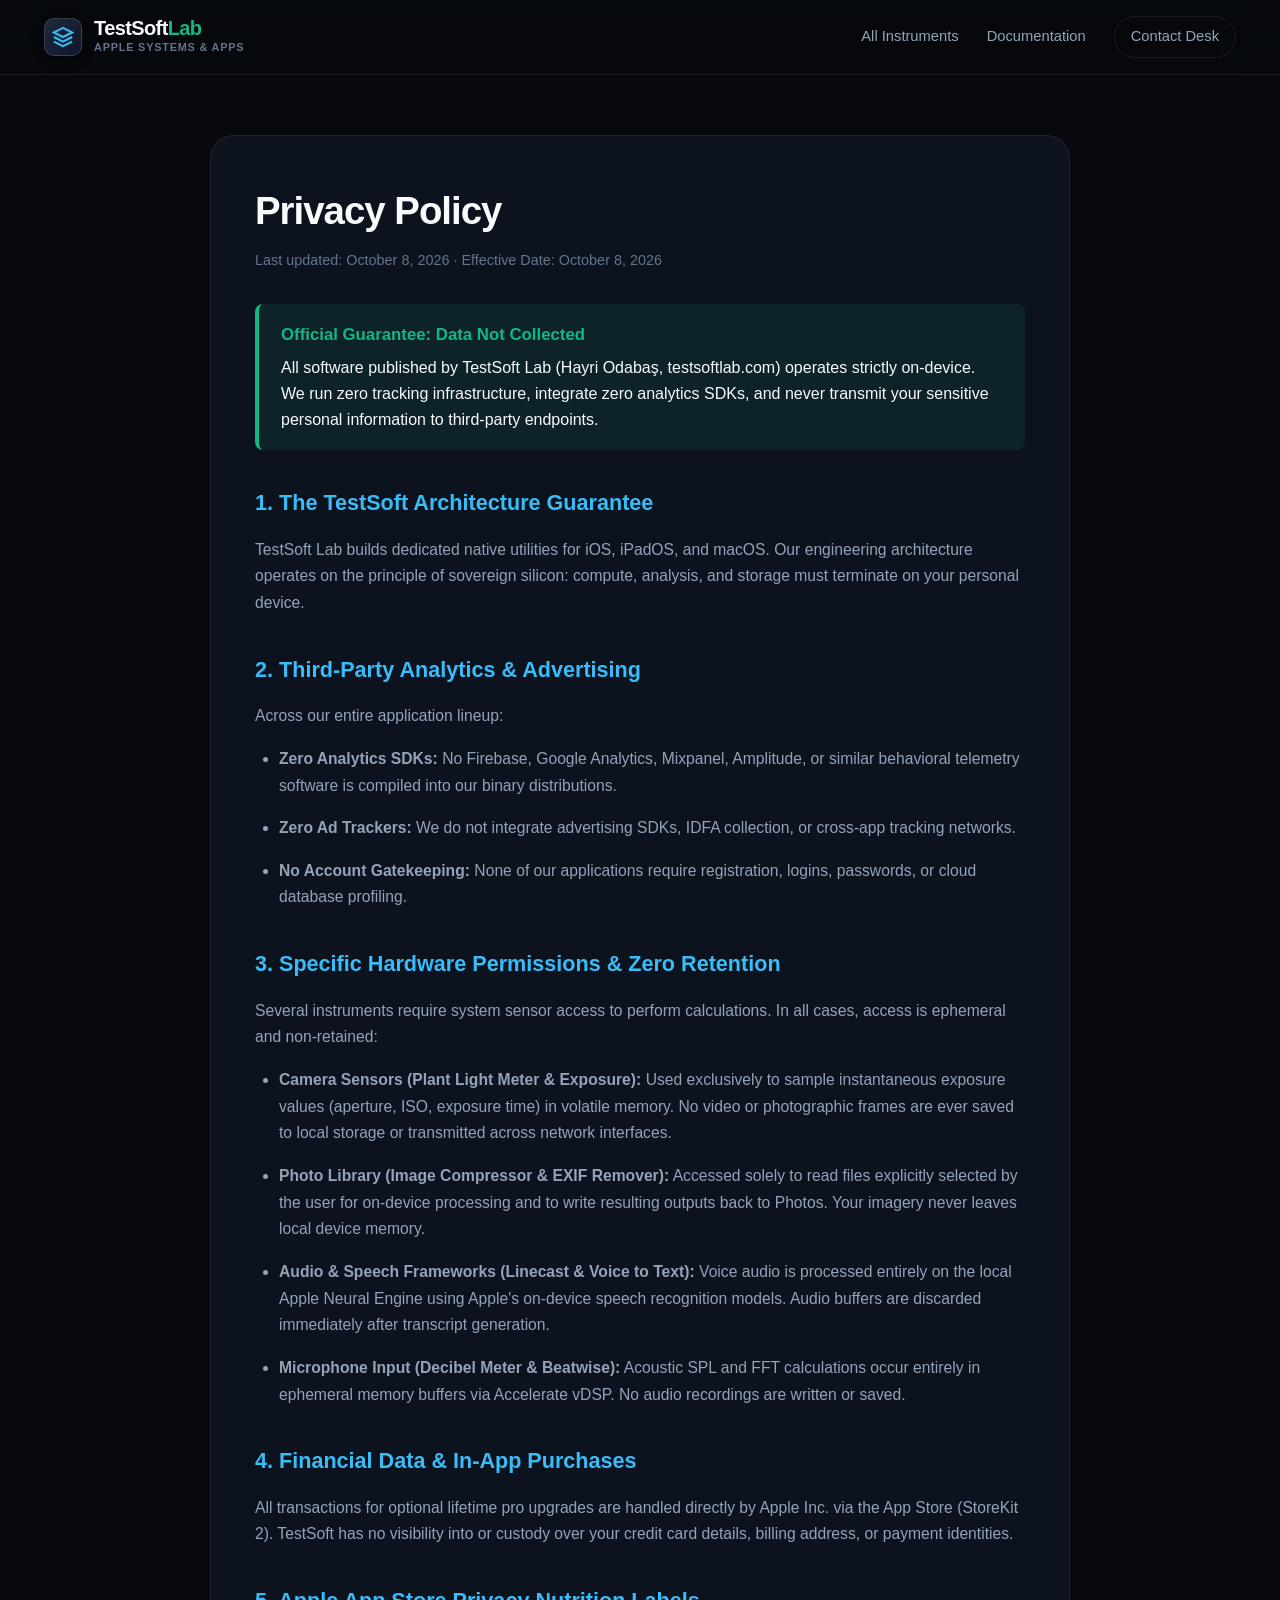
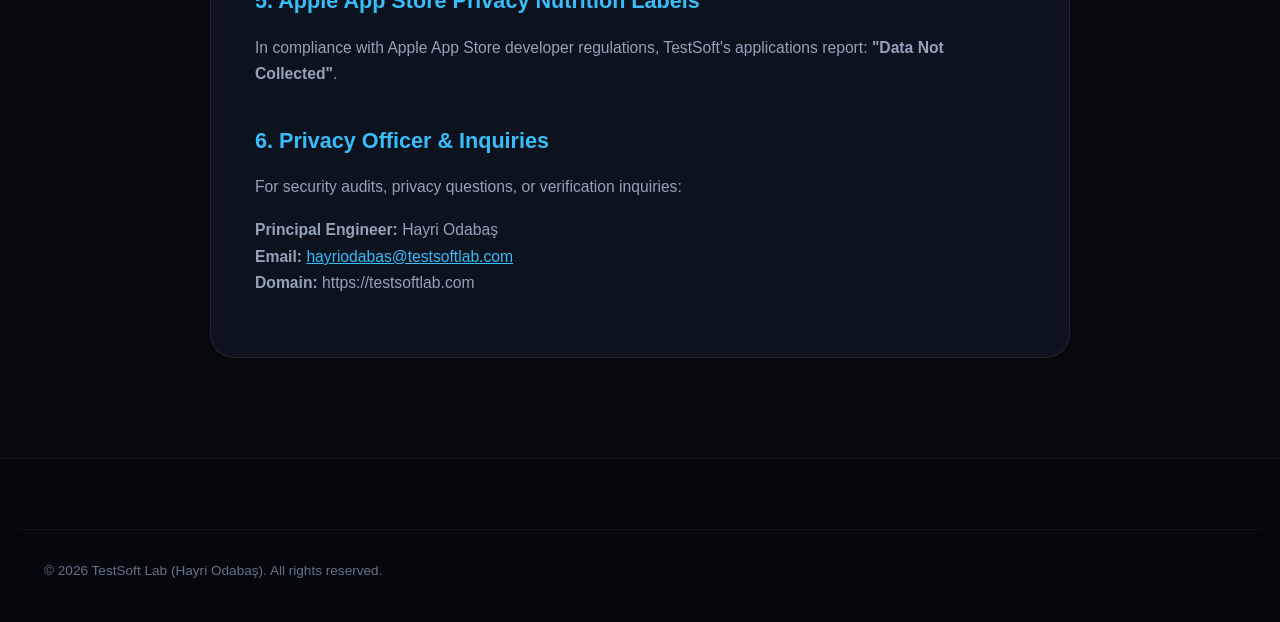
<file: privacy.html>
<!doctype html>
<html lang="en">
<head>
  <meta charset="utf-8">
  <meta name="viewport" content="width=device-width, initial-scale=1">
  <title>Privacy Policy — TestSoft Lab</title>
  <meta name="description" content="TestSoft Studio Privacy Policy. Zero personal data collected, zero telemetry, 100% on-device processing.">
  <link rel="stylesheet" href="assets/css/style.css">
  <link rel="icon" type="image/png" href="assets/images/icon-plantlight.png">
  <style>
    .legal-content {
      max-width: 860px;
      margin: 60px auto 100px;
      padding: 44px;
      background: var(--bg-card);
      border: 1px solid var(--border-subtle);
      border-radius: var(--radius-lg);
    }
    .legal-content h1 {
      font-size: 2.4rem;
      font-weight: 800;
      letter-spacing: -1px;
      margin-bottom: 8px;
    }
    .legal-date {
      color: var(--text-dim);
      font-size: 0.9rem;
      margin-bottom: 32px;
      display: block;
    }
    .legal-content h2 {
      font-size: 1.35rem;
      font-weight: 700;
      margin: 36px 0 16px;
      color: var(--accent-cyan);
    }
    .legal-content p, .legal-content li {
      color: var(--text-muted);
      font-size: 0.98rem;
      line-height: 1.7;
      margin-bottom: 16px;
    }
    .legal-content ul {
      padding-left: 24px;
      margin-bottom: 20px;
    }
    .legal-callout {
      background: rgba(16, 185, 129, 0.1);
      border-left: 4px solid var(--accent-emerald);
      padding: 18px 22px;
      border-radius: var(--radius-sm);
      margin: 24px 0;
    }
    .legal-callout strong {
      color: var(--accent-emerald);
      display: block;
      margin-bottom: 6px;
      font-size: 1.05rem;
    }
  </style>
</head>
<body>
  <header class="navbar">
    <div class="container nav-content">
      <a href="index.html" class="brand">
        <div class="brand-icon">
          <svg width="22" height="22" viewBox="0 0 24 24" fill="none" stroke="currentColor" stroke-width="2.2">
            <path d="M12 2L2 7l10 5 10-5-10-5zM2 17l10 5 10-5M2 12l10 5 10-5"></path>
          </svg>
        </div>
        <div class="brand-text-group">
          <span class="brand-name">TestSoft<span class="brand-dot">Lab</span></span>
          <span class="brand-sub">Apple Systems &amp; Apps</span>
        </div>
      </a>
      <nav class="nav-links">
        <a href="index.html#portfolio">All Instruments</a>
        <a href="support.html">Documentation</a>
        <a href="mailto:hayriodabas@testsoftlab.com" class="btn btn-sm btn-outline">Contact Desk</a>
      </nav>
    </div>
  </header>

  <main class="container">
    <article class="legal-content">
      <h1>Privacy Policy</h1>
      <span class="legal-date">Last updated: October 8, 2026 · Effective Date: October 8, 2026</span>

      <div class="legal-callout">
        <strong>Official Guarantee: Data Not Collected</strong>
        All software published by TestSoft Lab (Hayri Odabaş, testsoftlab.com) operates strictly on-device. We run zero tracking infrastructure, integrate zero analytics SDKs, and never transmit your sensitive personal information to third-party endpoints.
      </div>

      <h2>1. The TestSoft Architecture Guarantee</h2>
      <p>
        TestSoft Lab builds dedicated native utilities for iOS, iPadOS, and macOS. Our engineering architecture operates on the principle of sovereign silicon: compute, analysis, and storage must terminate on your personal device.
      </p>

      <h2>2. Third-Party Analytics &amp; Advertising</h2>
      <p>Across our entire application lineup:</p>
      <ul>
        <li><strong>Zero Analytics SDKs:</strong> No Firebase, Google Analytics, Mixpanel, Amplitude, or similar behavioral telemetry software is compiled into our binary distributions.</li>
        <li><strong>Zero Ad Trackers:</strong> We do not integrate advertising SDKs, IDFA collection, or cross-app tracking networks.</li>
        <li><strong>No Account Gatekeeping:</strong> None of our applications require registration, logins, passwords, or cloud database profiling.</li>
      </ul>

      <h2>3. Specific Hardware Permissions &amp; Zero Retention</h2>
      <p>Several instruments require system sensor access to perform calculations. In all cases, access is ephemeral and non-retained:</p>
      <ul>
        <li>
          <strong>Camera Sensors (Plant Light Meter &amp; Exposure):</strong> Used exclusively to sample instantaneous exposure values (aperture, ISO, exposure time) in volatile memory. No video or photographic frames are ever saved to local storage or transmitted across network interfaces.
        </li>
        <li>
          <strong>Photo Library (Image Compressor &amp; EXIF Remover):</strong> Accessed solely to read files explicitly selected by the user for on-device processing and to write resulting outputs back to Photos. Your imagery never leaves local device memory.
        </li>
        <li>
          <strong>Audio &amp; Speech Frameworks (Linecast &amp; Voice to Text):</strong> Voice audio is processed entirely on the local Apple Neural Engine using Apple's on-device speech recognition models. Audio buffers are discarded immediately after transcript generation.
        </li>
        <li>
          <strong>Microphone Input (Decibel Meter &amp; Beatwise):</strong> Acoustic SPL and FFT calculations occur entirely in ephemeral memory buffers via Accelerate vDSP. No audio recordings are written or saved.
        </li>
      </ul>

      <h2>4. Financial Data &amp; In-App Purchases</h2>
      <p>
        All transactions for optional lifetime pro upgrades are handled directly by Apple Inc. via the App Store (StoreKit 2). TestSoft has no visibility into or custody over your credit card details, billing address, or payment identities.
      </p>

      <h2>5. Apple App Store Privacy Nutrition Labels</h2>
      <p>
        In compliance with Apple App Store developer regulations, TestSoft's applications report: <strong>"Data Not Collected"</strong>.
      </p>

      <h2>6. Privacy Officer &amp; Inquiries</h2>
      <p>
        For security audits, privacy questions, or verification inquiries:
      </p>
      <p>
        <strong>Principal Engineer:</strong> Hayri Odabaş<br>
        <strong>Email:</strong> <a href="mailto:hayriodabas@testsoftlab.com" style="color:var(--accent-cyan);">hayriodabas@testsoftlab.com</a><br>
        <strong>Domain:</strong> https://testsoftlab.com
      </p>
    </article>
  </main>

  <footer class="footer">
    <div class="container footer-bottom">
      <p>© 2026 TestSoft Lab (Hayri Odabaş). All rights reserved.</p>
    </div>
  </footer>
</body>
</html>
</file>
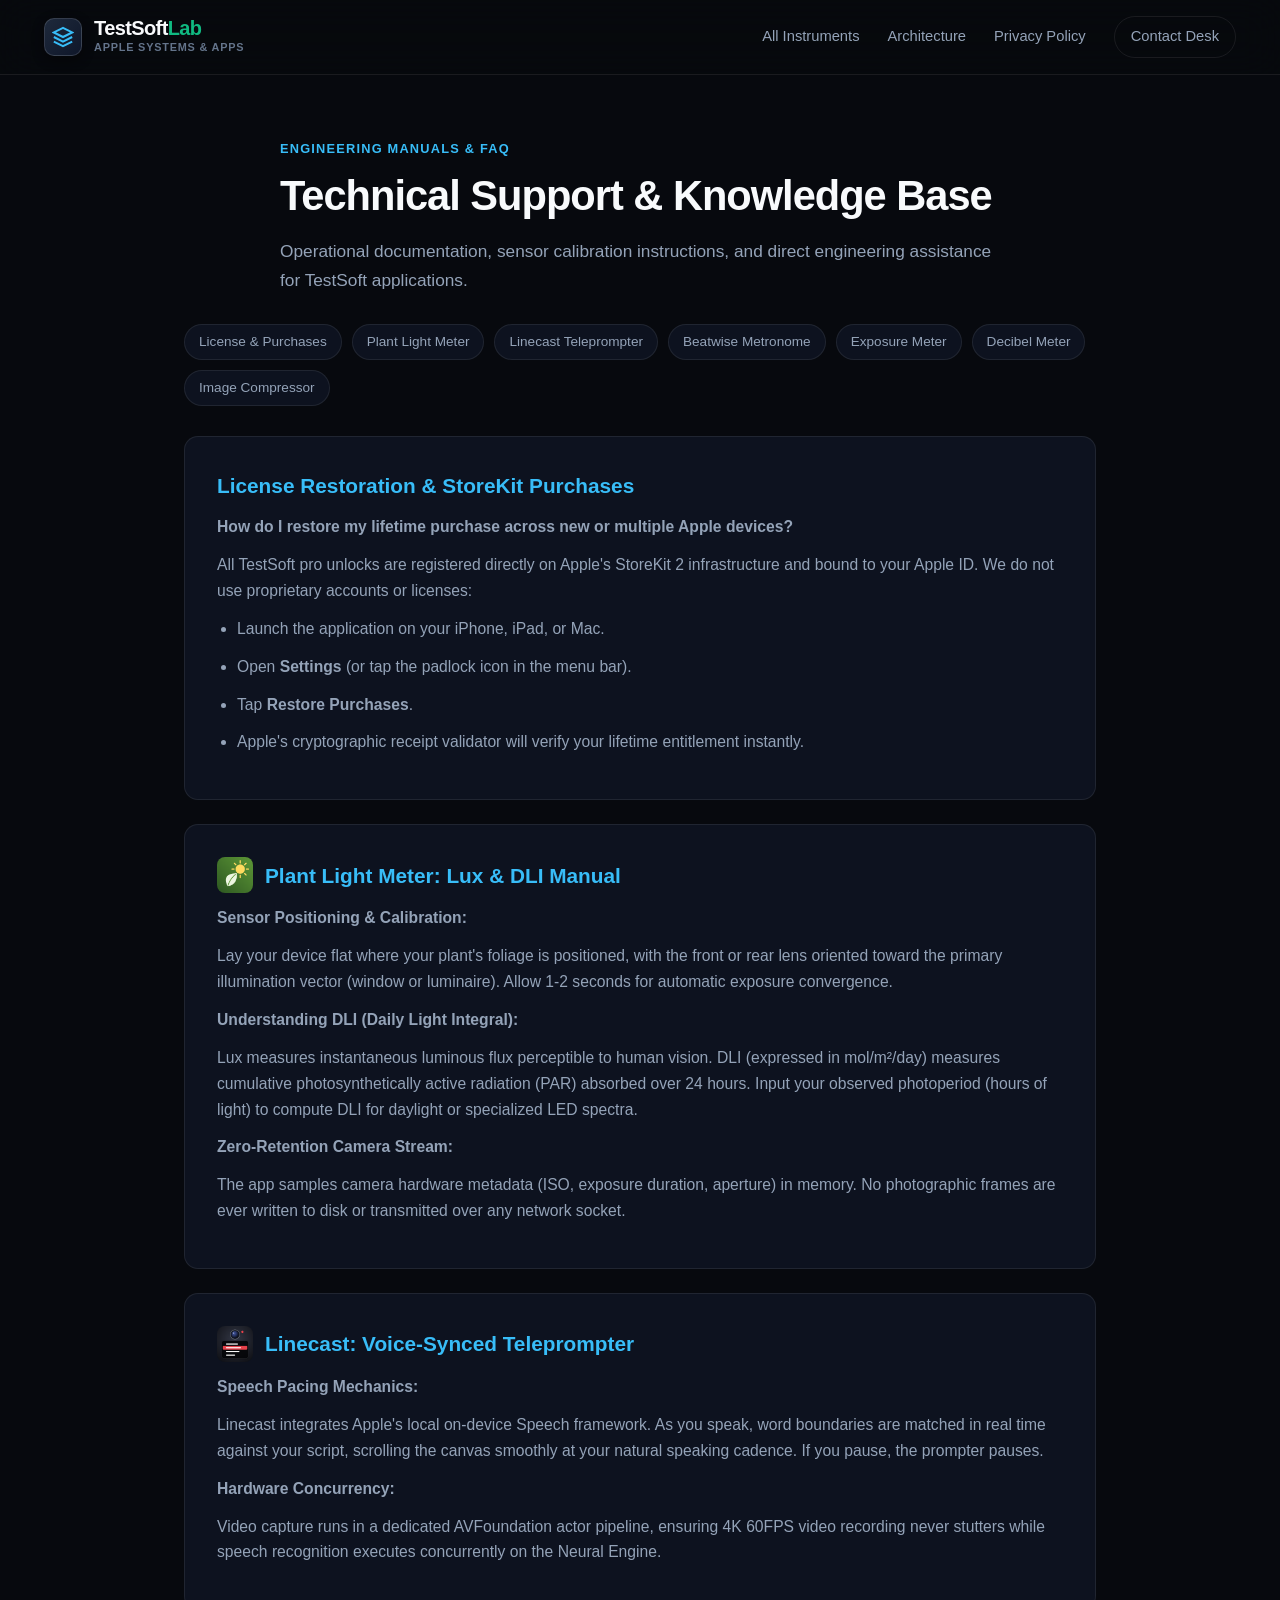
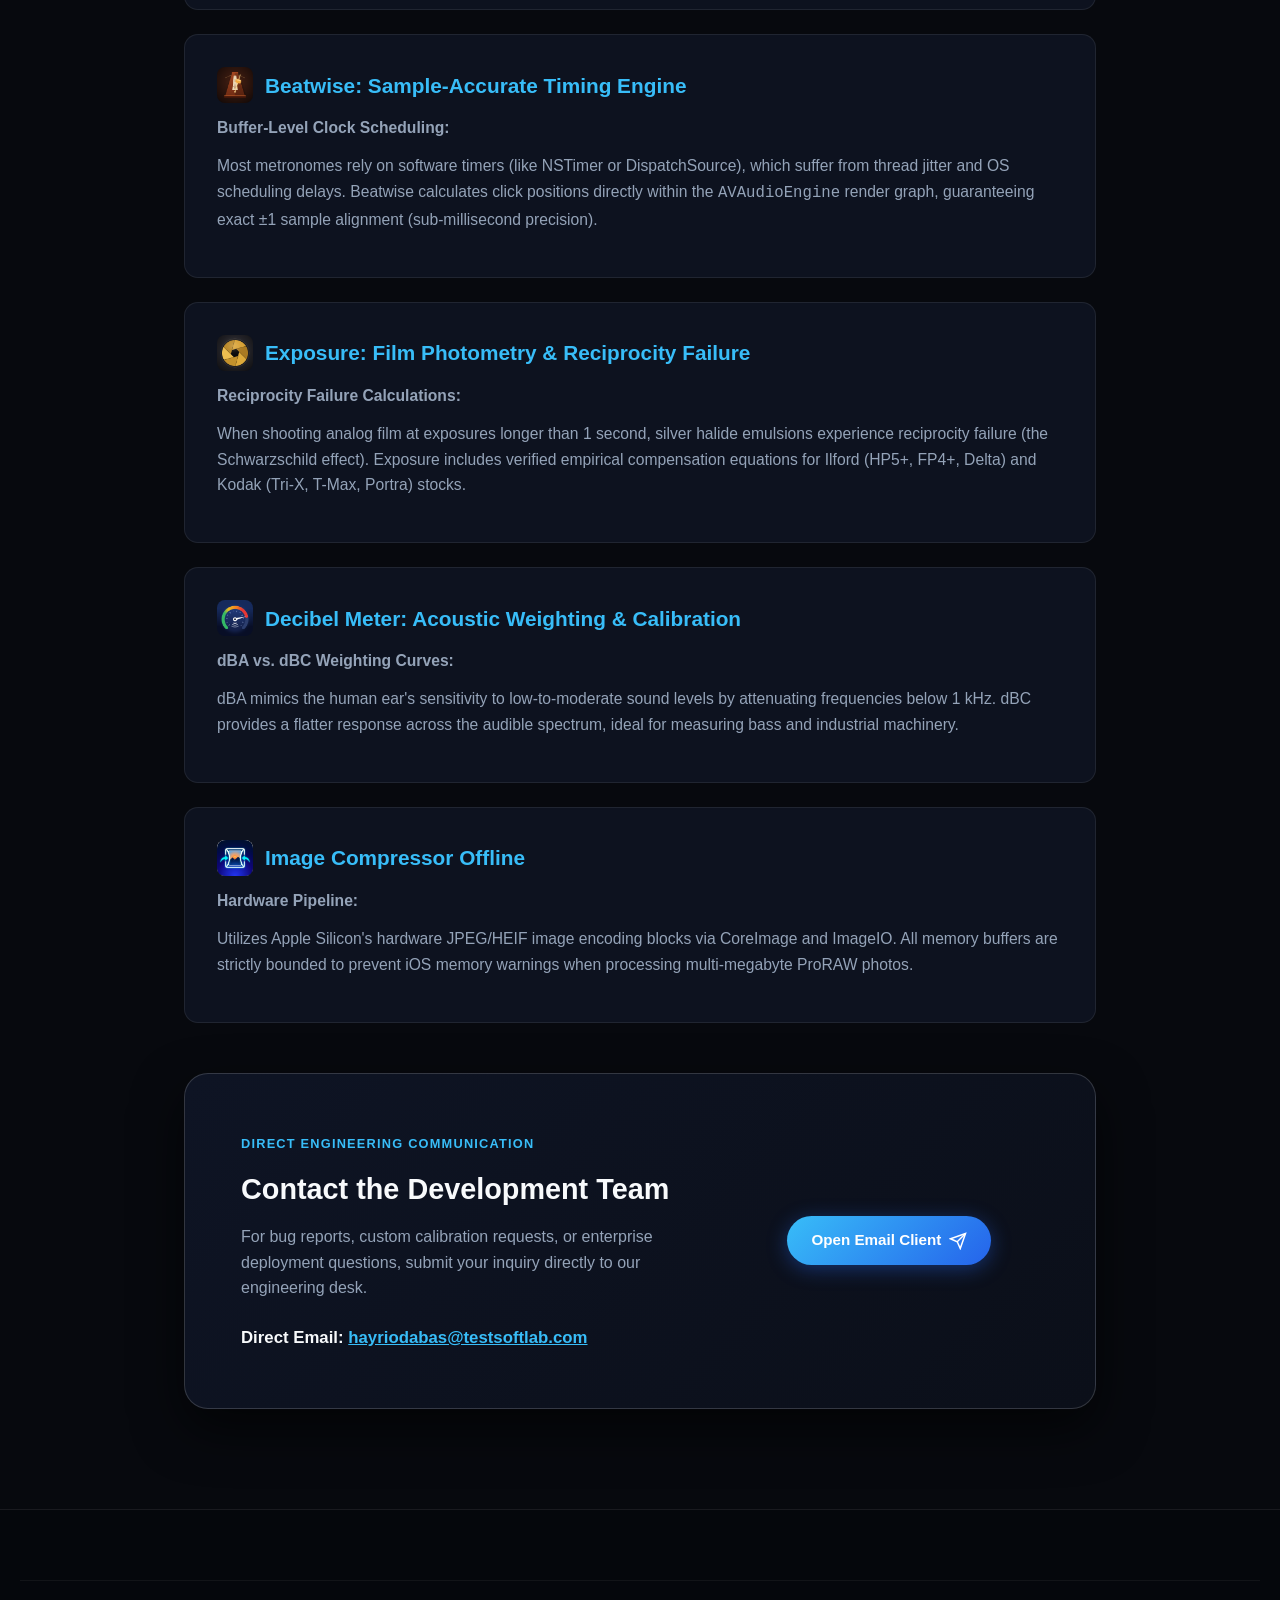
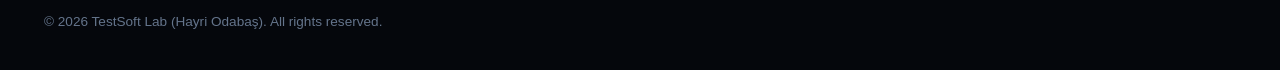
<file: support.html>
<!doctype html>
<html lang="en">
<head>
  <meta charset="utf-8">
  <meta name="viewport" content="width=device-width, initial-scale=1">
  <title>Documentation &amp; Support — TestSoft Lab</title>
  <meta name="description" content="Technical documentation, sensor calibration guides, and FAQ for TestSoft iOS software instruments.">
  <link rel="stylesheet" href="assets/css/style.css">
  <link rel="icon" type="image/png" href="assets/images/icon-plantlight.png">
  <style>
    .support-wrap {
      max-width: 960px;
      margin: 60px auto 100px;
    }
    .faq-block {
      background: var(--bg-card);
      border: 1px solid var(--border-subtle);
      border-radius: var(--radius-md);
      padding: 32px;
      margin-bottom: 24px;
      transition: border-color 0.2s;
    }
    .faq-block:hover {
      border-color: var(--border-active);
    }
    .faq-block h3 {
      font-size: 1.3rem;
      margin-bottom: 12px;
      color: var(--accent-cyan);
    }
    .faq-block p, .faq-block li {
      color: var(--text-muted);
      font-size: 0.98rem;
      line-height: 1.65;
      margin-bottom: 12px;
    }
    .faq-block ul {
      padding-left: 20px;
      margin-bottom: 12px;
    }
    .doc-nav {
      display: flex;
      gap: 10px;
      flex-wrap: wrap;
      margin-bottom: 30px;
    }
    .doc-chip {
      padding: 6px 14px;
      background: var(--bg-card);
      border: 1px solid var(--border-subtle);
      border-radius: var(--radius-full);
      color: var(--text-muted);
      text-decoration: none;
      font-size: 0.85rem;
      font-weight: 500;
      transition: all 0.2s;
    }
    .doc-chip:hover {
      border-color: var(--accent-cyan);
      color: var(--text-main);
    }
  </style>
</head>
<body>
  <header class="navbar">
    <div class="container nav-content">
      <a href="index.html" class="brand">
        <div class="brand-icon">
          <svg width="22" height="22" viewBox="0 0 24 24" fill="none" stroke="currentColor" stroke-width="2.2">
            <path d="M12 2L2 7l10 5 10-5-10-5zM2 17l10 5 10-5M2 12l10 5 10-5"></path>
          </svg>
        </div>
        <div class="brand-text-group">
          <span class="brand-name">TestSoft<span class="brand-dot">Lab</span></span>
          <span class="brand-sub">Apple Systems &amp; Apps</span>
        </div>
      </a>
      <nav class="nav-links">
        <a href="index.html#portfolio">All Instruments</a>
        <a href="index.html#engineering">Architecture</a>
        <a href="privacy.html">Privacy Policy</a>
        <a href="mailto:hayriodabas@testsoftlab.com" class="btn btn-sm btn-outline">Contact Desk</a>
      </nav>
    </div>
  </header>

  <main class="container support-wrap">
    <div class="section-header" style="text-align: left; margin-bottom: 30px;">
      <div class="section-tag">Engineering Manuals &amp; FAQ</div>
      <h1 class="section-title">Technical Support &amp; Knowledge Base</h1>
      <p class="section-desc">
        Operational documentation, sensor calibration instructions, and direct engineering assistance for TestSoft applications.
      </p>
    </div>

    <div class="doc-nav">
      <a href="#storekit" class="doc-chip">License &amp; Purchases</a>
      <a href="#plantlight" class="doc-chip">Plant Light Meter</a>
      <a href="#linecast" class="doc-chip">Linecast Teleprompter</a>
      <a href="#beatwise" class="doc-chip">Beatwise Metronome</a>
      <a href="#exposure" class="doc-chip">Exposure Meter</a>
      <a href="#decibel" class="doc-chip">Decibel Meter</a>
      <a href="#imagecompressor" class="doc-chip">Image Compressor</a>
    </div>

    <!-- StoreKit Purchases -->
    <div class="faq-block" id="storekit">
      <h3>License Restoration &amp; StoreKit Purchases</h3>
      <p>
        <strong>How do I restore my lifetime purchase across new or multiple Apple devices?</strong>
      </p>
      <p>
        All TestSoft pro unlocks are registered directly on Apple's StoreKit 2 infrastructure and bound to your Apple ID. We do not use proprietary accounts or licenses:
      </p>
      <ul>
        <li>Launch the application on your iPhone, iPad, or Mac.</li>
        <li>Open <strong>Settings</strong> (or tap the padlock icon in the menu bar).</li>
        <li>Tap <strong>Restore Purchases</strong>.</li>
        <li>Apple's cryptographic receipt validator will verify your lifetime entitlement instantly.</li>
      </ul>
    </div>

    <!-- Plant Light Meter Guide -->
    <div class="faq-block" id="plantlight">
      <div style="display:flex;align-items:center;gap:12px;margin-bottom:12px;">
        <img src="assets/images/icon-plantlight.png" alt="" width="36" height="36" style="border-radius:8px;">
        <h3 style="margin:0;">Plant Light Meter: Lux &amp; DLI Manual</h3>
      </div>
      <p><strong>Sensor Positioning &amp; Calibration:</strong></p>
      <p>
        Lay your device flat where your plant's foliage is positioned, with the front or rear lens oriented toward the primary illumination vector (window or luminaire). Allow 1-2 seconds for automatic exposure convergence.
      </p>
      <p><strong>Understanding DLI (Daily Light Integral):</strong></p>
      <p>
        Lux measures instantaneous luminous flux perceptible to human vision. DLI (expressed in mol/m²/day) measures cumulative photosynthetically active radiation (PAR) absorbed over 24 hours. Input your observed photoperiod (hours of light) to compute DLI for daylight or specialized LED spectra.
      </p>
      <p><strong>Zero-Retention Camera Stream:</strong></p>
      <p>
        The app samples camera hardware metadata (ISO, exposure duration, aperture) in memory. No photographic frames are ever written to disk or transmitted over any network socket.
      </p>
    </div>

    <!-- Linecast Teleprompter Guide -->
    <div class="faq-block" id="linecast">
      <div style="display:flex;align-items:center;gap:12px;margin-bottom:12px;">
        <img src="assets/images/icon-linecast.png" alt="" width="36" height="36" style="border-radius:8px;">
        <h3 style="margin:0;">Linecast: Voice-Synced Teleprompter</h3>
      </div>
      <p><strong>Speech Pacing Mechanics:</strong></p>
      <p>
        Linecast integrates Apple's local on-device Speech framework. As you speak, word boundaries are matched in real time against your script, scrolling the canvas smoothly at your natural speaking cadence. If you pause, the prompter pauses.
      </p>
      <p><strong>Hardware Concurrency:</strong></p>
      <p>
        Video capture runs in a dedicated AVFoundation actor pipeline, ensuring 4K 60FPS video recording never stutters while speech recognition executes concurrently on the Neural Engine.
      </p>
    </div>

    <!-- Beatwise Metronome Guide -->
    <div class="faq-block" id="beatwise">
      <div style="display:flex;align-items:center;gap:12px;margin-bottom:12px;">
        <img src="assets/images/icon-beatwise.png" alt="" width="36" height="36" style="border-radius:8px;">
        <h3 style="margin:0;">Beatwise: Sample-Accurate Timing Engine</h3>
      </div>
      <p><strong>Buffer-Level Clock Scheduling:</strong></p>
      <p>
        Most metronomes rely on software timers (like NSTimer or DispatchSource), which suffer from thread jitter and OS scheduling delays. Beatwise calculates click positions directly within the <code>AVAudioEngine</code> render graph, guaranteeing exact ±1 sample alignment (sub-millisecond precision).
      </p>
    </div>

    <!-- Exposure Meter Guide -->
    <div class="faq-block" id="exposure">
      <div style="display:flex;align-items:center;gap:12px;margin-bottom:12px;">
        <img src="assets/images/icon-exposure.png" alt="" width="36" height="36" style="border-radius:8px;">
        <h3 style="margin:0;">Exposure: Film Photometry &amp; Reciprocity Failure</h3>
      </div>
      <p><strong>Reciprocity Failure Calculations:</strong></p>
      <p>
        When shooting analog film at exposures longer than 1 second, silver halide emulsions experience reciprocity failure (the Schwarzschild effect). Exposure includes verified empirical compensation equations for Ilford (HP5+, FP4+, Delta) and Kodak (Tri-X, T-Max, Portra) stocks.
      </p>
    </div>

    <!-- Decibel Meter Guide -->
    <div class="faq-block" id="decibel">
      <div style="display:flex;align-items:center;gap:12px;margin-bottom:12px;">
        <img src="assets/images/icon-decibel.png" alt="" width="36" height="36" style="border-radius:8px;">
        <h3 style="margin:0;">Decibel Meter: Acoustic Weighting &amp; Calibration</h3>
      </div>
      <p><strong>dBA vs. dBC Weighting Curves:</strong></p>
      <p>
        dBA mimics the human ear's sensitivity to low-to-moderate sound levels by attenuating frequencies below 1 kHz. dBC provides a flatter response across the audible spectrum, ideal for measuring bass and industrial machinery.
      </p>
    </div>

    <!-- Image Compressor Guide -->
    <div class="faq-block" id="imagecompressor">
      <div style="display:flex;align-items:center;gap:12px;margin-bottom:12px;">
        <img src="assets/images/icon-imagecompressor.png" alt="" width="36" height="36" style="border-radius:8px;">
        <h3 style="margin:0;">Image Compressor Offline</h3>
      </div>
      <p><strong>Hardware Pipeline:</strong></p>
      <p>
        Utilizes Apple Silicon's hardware JPEG/HEIF image encoding blocks via CoreImage and ImageIO. All memory buffers are strictly bounded to prevent iOS memory warnings when processing multi-megabyte ProRAW photos.
      </p>
    </div>

    <!-- Direct Support Form -->
    <div class="contact-card" style="margin-top: 50px;">
      <div>
        <div class="section-tag">Direct Engineering Communication</div>
        <h2 style="font-size: 1.8rem; margin-bottom: 12px;">Contact the Development Team</h2>
        <p style="color: var(--text-muted); margin-bottom: 24px;">
          For bug reports, custom calibration requests, or enterprise deployment questions, submit your inquiry directly to our engineering desk.
        </p>
        <p style="font-size: 1.05rem; font-weight: 600;">
          Direct Email: <a href="mailto:hayriodabas@testsoftlab.com" style="color: var(--accent-cyan);">hayriodabas@testsoftlab.com</a>
        </p>
      </div>
      <div style="display:flex;align-items:center;justify-content:center;">
        <a href="mailto:hayriodabas@testsoftlab.com?subject=Technical%20Support%20Request%20-%20TestSoft%20Lab" class="btn btn-primary">
          <span>Open Email Client</span>
          <svg width="18" height="18" viewBox="0 0 24 24" fill="none" stroke="currentColor" stroke-width="2">
            <line x1="22" y1="2" x2="11" y2="13"></line>
            <polygon points="22 2 15 22 11 13 2 9 22 2"></polygon>
          </svg>
        </a>
      </div>
    </div>
  </main>

  <footer class="footer">
    <div class="container footer-bottom">
      <p>© 2026 TestSoft Lab (Hayri Odabaş). All rights reserved.</p>
    </div>
  </footer>
</body>
</html>
</file>
<file: assets/css/style.css>
/* ==========================================================================
   TestSoft Lab (testsoftlab.com) — Apple-Grade Engineering Design System
   ========================================================================== */

:root {
  --bg-dark: #07090e;
  --bg-card: #0d121f;
  --bg-card-hover: #131a2b;
  --bg-glass: rgba(13, 18, 31, 0.78);
  --border-subtle: rgba(255, 255, 255, 0.08);
  --border-active: rgba(255, 255, 255, 0.16);
  --border-glow: rgba(56, 189, 248, 0.35);

  --text-main: #f8fafc;
  --text-muted: #94a3b8;
  --text-dim: #64748b;

  --accent-cyan: #38bdf8;
  --accent-blue: #2563eb;
  --accent-emerald: #10b981;
  --accent-amber: #f59e0b;
  --accent-purple: #8b5cf6;

  --font-sans: -apple-system, BlinkMacSystemFont, "SF Pro Display", "SF Pro Text", "Segoe UI", Roboto, Helvetica, Arial, sans-serif;
  --font-mono: ui-monospace, SFMono-Regular, Menlo, Monaco, Consolas, monospace;

  --radius-sm: 8px;
  --radius-md: 14px;
  --radius-lg: 24px;
  --radius-full: 9999px;

  --shadow-sm: 0 4px 12px rgba(0, 0, 0, 0.3);
  --shadow-lg: 0 20px 50px rgba(0, 0, 0, 0.6);
  --shadow-glow: 0 0 60px rgba(56, 189, 248, 0.18);
}

*, *::before, *::after {
  box-sizing: border-box;
  margin: 0;
  padding: 0;
}

html {
  scroll-behavior: smooth;
  font-size: 16px;
  background-color: var(--bg-dark);
  color: var(--text-main);
}

body {
  font-family: var(--font-sans);
  line-height: 1.6;
  -webkit-font-smoothing: antialiased;
  -moz-osx-font-smoothing: grayscale;
  overflow-x: hidden;
  position: relative;
  min-height: 100vh;
}

/* Ambient Lighting Background */
.ambient-glow {
  position: absolute;
  pointer-events: none;
  border-radius: 50%;
  filter: blur(140px);
  z-index: 0;
  opacity: 0.38;
}

.glow-top {
  top: -180px;
  left: 50%;
  transform: translateX(-50%);
  width: 800px;
  height: 600px;
  background: radial-gradient(circle, rgba(37, 99, 235, 0.35) 0%, rgba(16, 185, 129, 0.22) 55%, transparent 100%);
}

.glow-mid {
  top: 1300px;
  right: -150px;
  width: 700px;
  height: 700px;
  background: radial-gradient(circle, rgba(139, 92, 246, 0.25) 0%, rgba(56, 189, 248, 0.18) 65%, transparent 100%);
}

.glow-bottom {
  top: 2700px;
  left: -150px;
  width: 700px;
  height: 700px;
  background: radial-gradient(circle, rgba(16, 185, 129, 0.2) 0%, rgba(37, 99, 235, 0.15) 70%, transparent 100%);
}

/* Layout Container */
.container {
  max-width: 1240px;
  margin: 0 auto;
  padding: 0 24px;
  position: relative;
  z-index: 1;
}

/* Navigation Bar */
.navbar {
  position: sticky;
  top: 0;
  width: 100%;
  z-index: 100;
  background: rgba(7, 9, 14, 0.78);
  backdrop-filter: blur(20px);
  -webkit-backdrop-filter: blur(20px);
  border-bottom: 1px solid var(--border-subtle);
  transition: all 0.3s ease;
}

.nav-content {
  display: flex;
  align-items: center;
  justify-content: space-between;
  height: 74px;
}

.brand {
  display: flex;
  align-items: center;
  gap: 12px;
  text-decoration: none;
  color: var(--text-main);
}

.brand-icon {
  width: 38px;
  height: 38px;
  background: linear-gradient(135deg, #1e293b, #0f172a);
  border: 1px solid rgba(255, 255, 255, 0.14);
  border-radius: 10px;
  display: flex;
  align-items: center;
  justify-content: center;
  color: var(--accent-cyan);
  box-shadow: 0 4px 12px rgba(0, 0, 0, 0.4);
}

.brand-text-group {
  display: flex;
  flex-direction: column;
}

.brand-name {
  font-size: 1.25rem;
  font-weight: 800;
  letter-spacing: -0.6px;
  line-height: 1.1;
}

.brand-dot {
  color: var(--accent-emerald);
  font-weight: 800;
}

.brand-sub {
  font-size: 0.68rem;
  color: var(--text-dim);
  text-transform: uppercase;
  letter-spacing: 0.8px;
  font-weight: 600;
}

.nav-links {
  display: flex;
  align-items: center;
  gap: 28px;
}

.nav-links a {
  text-decoration: none;
  color: var(--text-muted);
  font-size: 0.92rem;
  font-weight: 500;
  transition: color 0.2s ease;
}

.nav-links a:hover {
  color: var(--text-main);
}

.dot-live {
  width: 7px;
  height: 7px;
  background: var(--accent-emerald);
  border-radius: 50%;
  box-shadow: 0 0 8px var(--accent-emerald);
  display: inline-block;
  margin-right: 6px;
}

/* Buttons */
.btn {
  display: inline-flex;
  align-items: center;
  justify-content: center;
  gap: 8px;
  font-family: inherit;
  font-size: 0.95rem;
  font-weight: 600;
  border-radius: var(--radius-full);
  padding: 12px 24px;
  cursor: pointer;
  text-decoration: none;
  transition: all 0.25s cubic-bezier(0.16, 1, 0.3, 1);
  border: none;
}

.btn-sm {
  font-size: 0.85rem;
  padding: 8px 16px;
}

.btn-primary {
  background: linear-gradient(135deg, #38bdf8, #2563eb);
  color: #ffffff;
  box-shadow: 0 4px 20px rgba(37, 99, 235, 0.4);
}

.btn-primary:hover {
  transform: translateY(-2px);
  box-shadow: 0 8px 28px rgba(37, 99, 235, 0.55);
}

.btn-secondary {
  background: rgba(255, 255, 255, 0.08);
  color: var(--text-main);
  border: 1px solid var(--border-subtle);
  backdrop-filter: blur(10px);
}

.btn-secondary:hover {
  background: rgba(255, 255, 255, 0.14);
  border-color: var(--border-active);
  transform: translateY(-2px);
}

.btn-outline {
  background: transparent;
  color: var(--text-main);
  border: 1px solid var(--border-subtle);
}

.btn-outline:hover {
  background: rgba(255, 255, 255, 0.05);
  border-color: var(--accent-cyan);
  color: var(--accent-cyan);
}

.btn-block {
  width: 100%;
}

/* Hero Section */
.hero {
  padding: 70px 0 90px;
  position: relative;
  overflow: hidden;
}

.hero-container {
  display: grid;
  grid-template-columns: 1.15fr 0.85fr;
  align-items: center;
  gap: 50px;
}

.badge-pill {
  display: inline-flex;
  align-items: center;
  gap: 8px;
  padding: 6px 14px;
  border-radius: var(--radius-full);
  background: rgba(56, 189, 248, 0.1);
  border: 1px solid rgba(56, 189, 248, 0.25);
  color: var(--accent-cyan);
  font-size: 0.8rem;
  font-weight: 600;
  letter-spacing: 0.3px;
  text-transform: uppercase;
  margin-bottom: 22px;
}

.badge-indicator {
  width: 7px;
  height: 7px;
  border-radius: 50%;
  background-color: var(--accent-emerald);
  box-shadow: 0 0 10px var(--accent-emerald);
}

.hero-title {
  font-size: 3.4rem;
  line-height: 1.12;
  font-weight: 800;
  letter-spacing: -1.8px;
  margin-bottom: 22px;
}

.gradient-text {
  background: linear-gradient(135deg, #ffffff 15%, #93c5fd 60%, #34d399 100%);
  -webkit-background-clip: text;
  -webkit-text-fill-color: transparent;
}

.hero-subtitle {
  font-size: 1.12rem;
  line-height: 1.65;
  color: var(--text-muted);
  margin-bottom: 34px;
  max-width: 590px;
}

.hero-cta-group {
  display: flex;
  flex-wrap: wrap;
  gap: 16px;
  margin-bottom: 44px;
}

.hero-stats {
  display: flex;
  align-items: center;
  gap: 24px;
  padding-top: 26px;
  border-top: 1px solid var(--border-subtle);
}

.stat-item {
  display: flex;
  flex-direction: column;
}

.stat-number {
  font-size: 1.6rem;
  font-weight: 800;
  color: var(--text-main);
  letter-spacing: -0.5px;
}

.stat-label {
  font-size: 0.78rem;
  color: var(--text-dim);
  font-weight: 600;
  text-transform: uppercase;
  letter-spacing: 0.5px;
}

.stat-divider {
  width: 1px;
  height: 34px;
  background-color: var(--border-subtle);
}

/* Phone Mockup */
.hero-visual {
  display: flex;
  flex-direction: column;
  align-items: center;
}

.phone-frame-wrapper {
  position: relative;
}

.phone-frame {
  width: 290px;
  height: 590px;
  background: #000000;
  border-radius: 48px;
  border: 8px solid #232734;
  box-shadow: 0 25px 60px rgba(0, 0, 0, 0.75), 0 0 40px rgba(56, 189, 248, 0.2);
  position: relative;
  overflow: hidden;
  transition: transform 0.4s ease;
}

.phone-dynamic-island {
  position: absolute;
  top: 12px;
  left: 50%;
  transform: translateX(-50%);
  width: 90px;
  height: 24px;
  background: #000000;
  border-radius: 20px;
  z-index: 10;
}

.phone-screen {
  width: 100%;
  height: 100%;
  background: #05070c;
  overflow: hidden;
  position: relative;
}

.screen-preview {
  width: 100%;
  height: 100%;
  object-fit: cover;
  display: block;
  transition: opacity 0.25s ease, transform 0.25s ease;
}

.device-reflection {
  position: absolute;
  top: 0;
  left: 0;
  right: 0;
  bottom: 0;
  border-radius: 48px;
  pointer-events: none;
  background: linear-gradient(135deg, rgba(255, 255, 255, 0.12) 0%, transparent 50%);
}

.interactive-preview-chips {
  display: flex;
  gap: 8px;
  margin-top: 22px;
  flex-wrap: wrap;
  justify-content: center;
}

.preview-chip {
  display: flex;
  align-items: center;
  gap: 7px;
  padding: 6px 12px;
  border-radius: var(--radius-full);
  background: var(--bg-card);
  border: 1px solid var(--border-subtle);
  color: var(--text-muted);
  font-size: 0.8rem;
  font-weight: 500;
  cursor: pointer;
  transition: all 0.2s ease;
}

.preview-chip img {
  border-radius: 4px;
}

.preview-chip:hover, .preview-chip.active {
  background: var(--bg-card-hover);
  border-color: var(--accent-cyan);
  color: var(--text-main);
  transform: translateY(-2px);
}

/* Sections */
.section {
  padding: 100px 0;
  position: relative;
}

.section-header {
  text-align: center;
  max-width: 720px;
  margin: 0 auto 55px;
}

.section-tag {
  display: inline-block;
  font-size: 0.8rem;
  font-weight: 700;
  text-transform: uppercase;
  letter-spacing: 1.2px;
  color: var(--accent-cyan);
  margin-bottom: 12px;
}

.section-title {
  font-size: 2.6rem;
  font-weight: 800;
  line-height: 1.2;
  letter-spacing: -1px;
  margin-bottom: 16px;
}

.section-desc {
  font-size: 1.08rem;
  color: var(--text-muted);
  line-height: 1.65;
}

/* Engineering Tech Grid */
.tech-grid {
  display: grid;
  grid-template-columns: repeat(auto-fit, minmax(270px, 1fr));
  gap: 28px;
}

.tech-card {
  background: var(--bg-card);
  border: 1px solid var(--border-subtle);
  border-radius: var(--radius-md);
  padding: 34px 28px;
  transition: all 0.3s ease;
  display: flex;
  flex-direction: column;
}

.tech-card:hover {
  background: var(--bg-card-hover);
  border-color: rgba(56, 189, 248, 0.35);
  transform: translateY(-4px);
  box-shadow: var(--shadow-lg);
}

.tech-icon-box {
  width: 50px;
  height: 50px;
  border-radius: 12px;
  background: rgba(56, 189, 248, 0.1);
  color: var(--accent-cyan);
  display: flex;
  align-items: center;
  justify-content: center;
  margin-bottom: 22px;
  border: 1px solid rgba(56, 189, 248, 0.2);
}

.tech-card h3 {
  font-size: 1.25rem;
  font-weight: 700;
  margin-bottom: 12px;
  letter-spacing: -0.3px;
}

.tech-card p {
  color: var(--text-muted);
  font-size: 0.94rem;
  line-height: 1.6;
  margin-bottom: 22px;
  flex-grow: 1;
}

.tech-tags {
  display: flex;
  flex-wrap: wrap;
  gap: 6px;
}

.tech-tags span {
  font-size: 0.72rem;
  font-family: var(--font-mono);
  padding: 3px 8px;
  background: rgba(255, 255, 255, 0.05);
  border-radius: 4px;
  color: var(--accent-cyan);
  border: 1px solid var(--border-subtle);
}

/* Spotlight Card */
.spotlight-card {
  display: grid;
  grid-template-columns: 1.25fr 0.75fr;
  gap: 50px;
  background: linear-gradient(135deg, rgba(13, 18, 31, 0.95), rgba(8, 12, 22, 0.95));
  border: 1px solid rgba(16, 185, 129, 0.28);
  border-radius: var(--radius-lg);
  padding: 56px;
  box-shadow: 0 25px 70px rgba(0, 0, 0, 0.55), 0 0 50px rgba(16, 185, 129, 0.1);
  align-items: center;
}

.app-identity {
  display: flex;
  align-items: center;
  gap: 20px;
  margin-bottom: 22px;
}

.app-icon-large {
  width: 78px;
  height: 78px;
  border-radius: 20px;
  box-shadow: 0 8px 24px rgba(0, 0, 0, 0.5);
  border: 1px solid rgba(255, 255, 255, 0.1);
}

.app-title-featured {
  font-size: 1.9rem;
  font-weight: 800;
  letter-spacing: -0.5px;
}

.app-subtitle-featured {
  font-size: 0.95rem;
  color: var(--text-muted);
  margin-bottom: 8px;
}

.app-meta-tags {
  display: flex;
  flex-wrap: wrap;
  gap: 8px;
}

.meta-tag {
  font-size: 0.74rem;
  padding: 3px 10px;
  border-radius: var(--radius-full);
  background: rgba(255, 255, 255, 0.06);
  border: 1px solid var(--border-subtle);
  color: var(--text-dim);
  font-weight: 600;
}

.meta-tag.highlight {
  background: rgba(16, 185, 129, 0.12);
  border-color: rgba(16, 185, 129, 0.3);
  color: var(--accent-emerald);
}

.spotlight-narrative {
  font-size: 1.05rem;
  color: #cbd5e1;
  line-height: 1.65;
  margin-bottom: 28px;
}

.spec-matrix {
  display: grid;
  grid-template-columns: repeat(2, 1fr);
  gap: 14px;
  margin-bottom: 34px;
}

.spec-box {
  background: rgba(255, 255, 255, 0.03);
  border: 1px solid var(--border-subtle);
  border-radius: var(--radius-sm);
  padding: 12px 16px;
}

.spec-label {
  display: block;
  font-size: 0.72rem;
  color: var(--text-dim);
  text-transform: uppercase;
  font-weight: 600;
  letter-spacing: 0.5px;
  margin-bottom: 3px;
}

.spec-val {
  font-size: 0.92rem;
  color: var(--text-main);
  font-weight: 600;
}

.spotlight-actions {
  display: flex;
  align-items: center;
  flex-wrap: wrap;
  gap: 16px;
}

.app-store-badge {
  display: inline-flex;
  align-items: center;
  gap: 12px;
  padding: 10px 22px;
  background: #000000;
  color: #ffffff;
  border: 1px solid rgba(255, 255, 255, 0.2);
  border-radius: var(--radius-full);
  text-decoration: none;
  transition: all 0.2s ease;
  box-shadow: 0 4px 16px rgba(0, 0, 0, 0.4);
}

.app-store-badge:hover {
  background: #111827;
  border-color: rgba(255, 255, 255, 0.4);
  transform: translateY(-2px);
}

.badge-text {
  display: flex;
  flex-direction: column;
  line-height: 1.1;
}

.badge-sup {
  font-size: 0.65rem;
  letter-spacing: 0.5px;
  text-transform: uppercase;
  color: #94a3b8;
}

.badge-sub {
  font-size: 1.05rem;
  font-weight: 700;
  letter-spacing: -0.2px;
}

.spotlight-visual {
  display: flex;
  justify-content: center;
}

.spotlight-frame {
  max-width: 100%;
}

.spotlight-image {
  max-width: 100%;
  max-height: 520px;
  border-radius: 28px;
  border: 4px solid #1e293b;
  box-shadow: 0 20px 50px rgba(0, 0, 0, 0.6);
}

/* Portfolio Grid */
.filter-tabs {
  display: flex;
  justify-content: center;
  gap: 10px;
  margin-bottom: 42px;
  flex-wrap: wrap;
}

.filter-btn {
  background: var(--bg-card);
  color: var(--text-muted);
  border: 1px solid var(--border-subtle);
  padding: 8px 18px;
  border-radius: var(--radius-full);
  font-size: 0.88rem;
  font-weight: 600;
  cursor: pointer;
  transition: all 0.2s ease;
}

.filter-btn:hover, .filter-btn.active {
  background: rgba(56, 189, 248, 0.15);
  color: var(--accent-cyan);
  border-color: var(--accent-cyan);
}

.apps-grid {
  display: grid;
  grid-template-columns: repeat(auto-fill, minmax(350px, 1fr));
  gap: 26px;
}

.app-card {
  background: var(--bg-card);
  border: 1px solid var(--border-subtle);
  border-radius: var(--radius-md);
  padding: 26px;
  display: flex;
  flex-direction: column;
  transition: all 0.28s cubic-bezier(0.16, 1, 0.3, 1);
  position: relative;
}

.app-card:hover {
  background: var(--bg-card-hover);
  border-color: var(--border-active);
  transform: translateY(-4px);
  box-shadow: var(--shadow-lg);
}

.app-card-header {
  display: flex;
  align-items: center;
  justify-content: space-between;
  margin-bottom: 16px;
}

.app-card-icon {
  width: 54px;
  height: 54px;
  border-radius: 13px;
  box-shadow: 0 4px 14px rgba(0, 0, 0, 0.4);
  border: 1px solid rgba(255, 255, 255, 0.1);
}

.subsystem-badge {
  font-size: 0.7rem;
  font-family: var(--font-mono);
  padding: 4px 9px;
  border-radius: var(--radius-full);
  background: rgba(56, 189, 248, 0.1);
  border: 1px solid rgba(56, 189, 248, 0.25);
  color: var(--accent-cyan);
  font-weight: 600;
}

.app-card-title {
  font-size: 1.25rem;
  font-weight: 700;
  margin-bottom: 5px;
  letter-spacing: -0.3px;
}

.app-card-tagline {
  font-size: 0.86rem;
  color: var(--text-dim);
  margin-bottom: 12px;
  font-weight: 500;
}

.app-card-desc {
  font-size: 0.92rem;
  color: var(--text-muted);
  line-height: 1.55;
  margin-bottom: 22px;
  flex-grow: 1;
}

.app-card-footer {
  display: flex;
  align-items: center;
  justify-content: space-between;
  padding-top: 16px;
  border-top: 1px solid var(--border-subtle);
}

.price-pill {
  font-size: 0.8rem;
  font-weight: 600;
  color: var(--accent-emerald);
}

.btn-inspect {
  background: transparent;
  border: none;
  color: var(--text-main);
  font-size: 0.88rem;
  font-weight: 600;
  cursor: pointer;
  transition: color 0.2s ease;
}

.btn-inspect:hover {
  color: var(--accent-cyan);
}

/* Quality Pipeline Flow */
.pipeline-flow {
  display: grid;
  grid-template-columns: repeat(auto-fit, minmax(250px, 1fr));
  gap: 24px;
}

.pipeline-step {
  background: var(--bg-card);
  border: 1px solid var(--border-subtle);
  border-radius: var(--radius-md);
  padding: 30px 24px;
  position: relative;
}

.step-num {
  font-size: 2.2rem;
  font-weight: 800;
  color: rgba(56, 189, 248, 0.25);
  font-family: var(--font-mono);
  margin-bottom: 12px;
  line-height: 1;
}

.pipeline-step h4 {
  font-size: 1.15rem;
  font-weight: 700;
  margin-bottom: 10px;
}

.pipeline-step p {
  font-size: 0.9rem;
  color: var(--text-muted);
  line-height: 1.55;
}

/* Contact Card */
.contact-card {
  display: grid;
  grid-template-columns: 1.2fr 0.8fr;
  gap: 50px;
  background: linear-gradient(135deg, #0e1424, #0b0f19);
  border: 1px solid var(--border-active);
  border-radius: var(--radius-lg);
  padding: 56px;
  box-shadow: var(--shadow-lg);
}

.contact-heading {
  font-size: 2.2rem;
  font-weight: 800;
  line-height: 1.2;
  margin-bottom: 16px;
  letter-spacing: -0.8px;
}

.contact-sub {
  font-size: 1.05rem;
  color: var(--text-muted);
  line-height: 1.6;
  margin-bottom: 36px;
}

.contact-details {
  display: flex;
  flex-direction: column;
  gap: 20px;
}

.contact-detail-item {
  display: flex;
  align-items: center;
  gap: 16px;
}

.detail-icon {
  font-size: 1.3rem;
  width: 44px;
  height: 44px;
  border-radius: 10px;
  background: rgba(255, 255, 255, 0.05);
  display: flex;
  align-items: center;
  justify-content: center;
  border: 1px solid var(--border-subtle);
}

.detail-label {
  display: block;
  font-size: 0.78rem;
  text-transform: uppercase;
  color: var(--text-dim);
  font-weight: 600;
}

.detail-value {
  font-size: 1rem;
  font-weight: 600;
  color: var(--text-main);
  text-decoration: none;
}

a.detail-value:hover {
  color: var(--accent-cyan);
}

.contact-action-box {
  background: rgba(255, 255, 255, 0.03);
  border: 1px solid var(--border-subtle);
  border-radius: var(--radius-md);
  padding: 32px;
  display: flex;
  flex-direction: column;
  justify-content: center;
}

.action-box-title {
  font-size: 1.3rem;
  font-weight: 700;
  margin-bottom: 8px;
}

.action-box-text {
  font-size: 0.9rem;
  color: var(--text-muted);
  margin-bottom: 24px;
}

.form-group {
  margin-bottom: 20px;
}

.form-group label {
  display: block;
  font-size: 0.82rem;
  font-weight: 600;
  margin-bottom: 8px;
  color: var(--text-muted);
}

.form-input {
  width: 100%;
  padding: 12px 16px;
  background: #080a10;
  border: 1px solid var(--border-subtle);
  border-radius: var(--radius-sm);
  color: var(--text-main);
  font-family: inherit;
  font-size: 0.95rem;
  outline: none;
  transition: border-color 0.2s ease;
}

.form-input:focus {
  border-color: var(--accent-cyan);
}

.action-box-note {
  font-size: 0.8rem;
  color: var(--text-dim);
  text-align: center;
  margin-top: 14px;
}

/* Modal Overlay & Inspector Sheet */
.modal-overlay {
  position: fixed;
  top: 0;
  left: 0;
  right: 0;
  bottom: 0;
  background: rgba(0, 0, 0, 0.75);
  backdrop-filter: blur(12px);
  z-index: 1000;
  display: none;
  align-items: center;
  justify-content: center;
  padding: 20px;
}

.modal-overlay.active {
  display: flex;
}

.modal-sheet {
  background: var(--bg-card);
  border: 1px solid var(--border-active);
  border-radius: var(--radius-lg);
  max-width: 800px;
  width: 100%;
  max-height: 90vh;
  overflow-y: auto;
  padding: 36px;
  position: relative;
  box-shadow: 0 30px 80px rgba(0, 0, 0, 0.8);
  animation: modalIn 0.25s cubic-bezier(0.16, 1, 0.3, 1);
}

@keyframes modalIn {
  from { opacity: 0; transform: scale(0.95) translateY(10px); }
  to { opacity: 1; transform: scale(1) translateY(0); }
}

.modal-close-btn {
  position: absolute;
  top: 20px;
  right: 20px;
  background: rgba(255, 255, 255, 0.08);
  border: none;
  color: var(--text-main);
  font-size: 1.6rem;
  width: 36px;
  height: 36px;
  border-radius: 50%;
  cursor: pointer;
  display: flex;
  align-items: center;
  justify-content: center;
  transition: background 0.2s;
}

.modal-close-btn:hover {
  background: rgba(255, 255, 255, 0.16);
}

.modal-header-section {
  display: flex;
  align-items: center;
  gap: 18px;
  margin-bottom: 28px;
}

.modal-app-icon {
  width: 64px;
  height: 64px;
  border-radius: 16px;
  border: 1px solid var(--border-subtle);
}

.modal-body-content {
  display: grid;
  grid-template-columns: 0.85fr 1.15fr;
  gap: 32px;
  align-items: center;
}

.modal-screenshot {
  width: 100%;
  max-height: 420px;
  object-fit: contain;
  border-radius: 20px;
  border: 2px solid var(--border-subtle);
  background: #000000;
}

.modal-details-col h4 {
  font-size: 1.1rem;
  margin-bottom: 10px;
}

/* Footer */
.footer {
  border-top: 1px solid var(--border-subtle);
  padding: 70px 0 40px;
  background: #05070c;
}

.footer-top {
  display: grid;
  grid-template-columns: 2fr 1fr 1fr;
  gap: 50px;
  margin-bottom: 50px;
}

.footer-about {
  color: var(--text-muted);
  font-size: 0.92rem;
  margin-top: 16px;
  max-width: 380px;
  line-height: 1.6;
}

.footer-links-col h4 {
  font-size: 0.92rem;
  font-weight: 700;
  text-transform: uppercase;
  letter-spacing: 0.8px;
  margin-bottom: 20px;
  color: var(--text-main);
}

.footer-links-col a {
  display: block;
  color: var(--text-muted);
  text-decoration: none;
  font-size: 0.9rem;
  margin-bottom: 12px;
  transition: color 0.2s ease;
}

.footer-links-col a:hover {
  color: var(--accent-cyan);
}

.footer-bottom {
  display: flex;
  flex-direction: column;
  gap: 12px;
  padding-top: 30px;
  border-top: 1px solid rgba(255, 255, 255, 0.05);
  font-size: 0.85rem;
  color: var(--text-dim);
}

.footer-disclaimer {
  font-size: 0.78rem;
  line-height: 1.5;
}

/* Responsive */
@media (max-width: 960px) {
  .hero-container {
    grid-template-columns: 1fr;
    text-align: center;
    gap: 50px;
  }

  .hero-text {
    display: flex;
    flex-direction: column;
    align-items: center;
  }

  .hero-title {
    font-size: 2.8rem;
  }

  .hero-cta-group {
    justify-content: center;
  }

  .hero-stats {
    justify-content: center;
  }

  .spotlight-card {
    grid-template-columns: 1fr;
    padding: 36px 24px;
  }

  .contact-card {
    grid-template-columns: 1fr;
    padding: 36px 24px;
  }

  .modal-body-content {
    grid-template-columns: 1fr;
  }

  .footer-top {
    grid-template-columns: 1fr;
    gap: 36px;
  }
}

@media (max-width: 640px) {
  .nav-links, .nav-action {
    display: none;
  }

  .hero-title {
    font-size: 2.2rem;
  }

  .phone-frame {
    width: 250px;
    height: 510px;
    border-radius: 40px;
  }

  .apps-grid {
    grid-template-columns: 1fr;
  }
}
</file>
